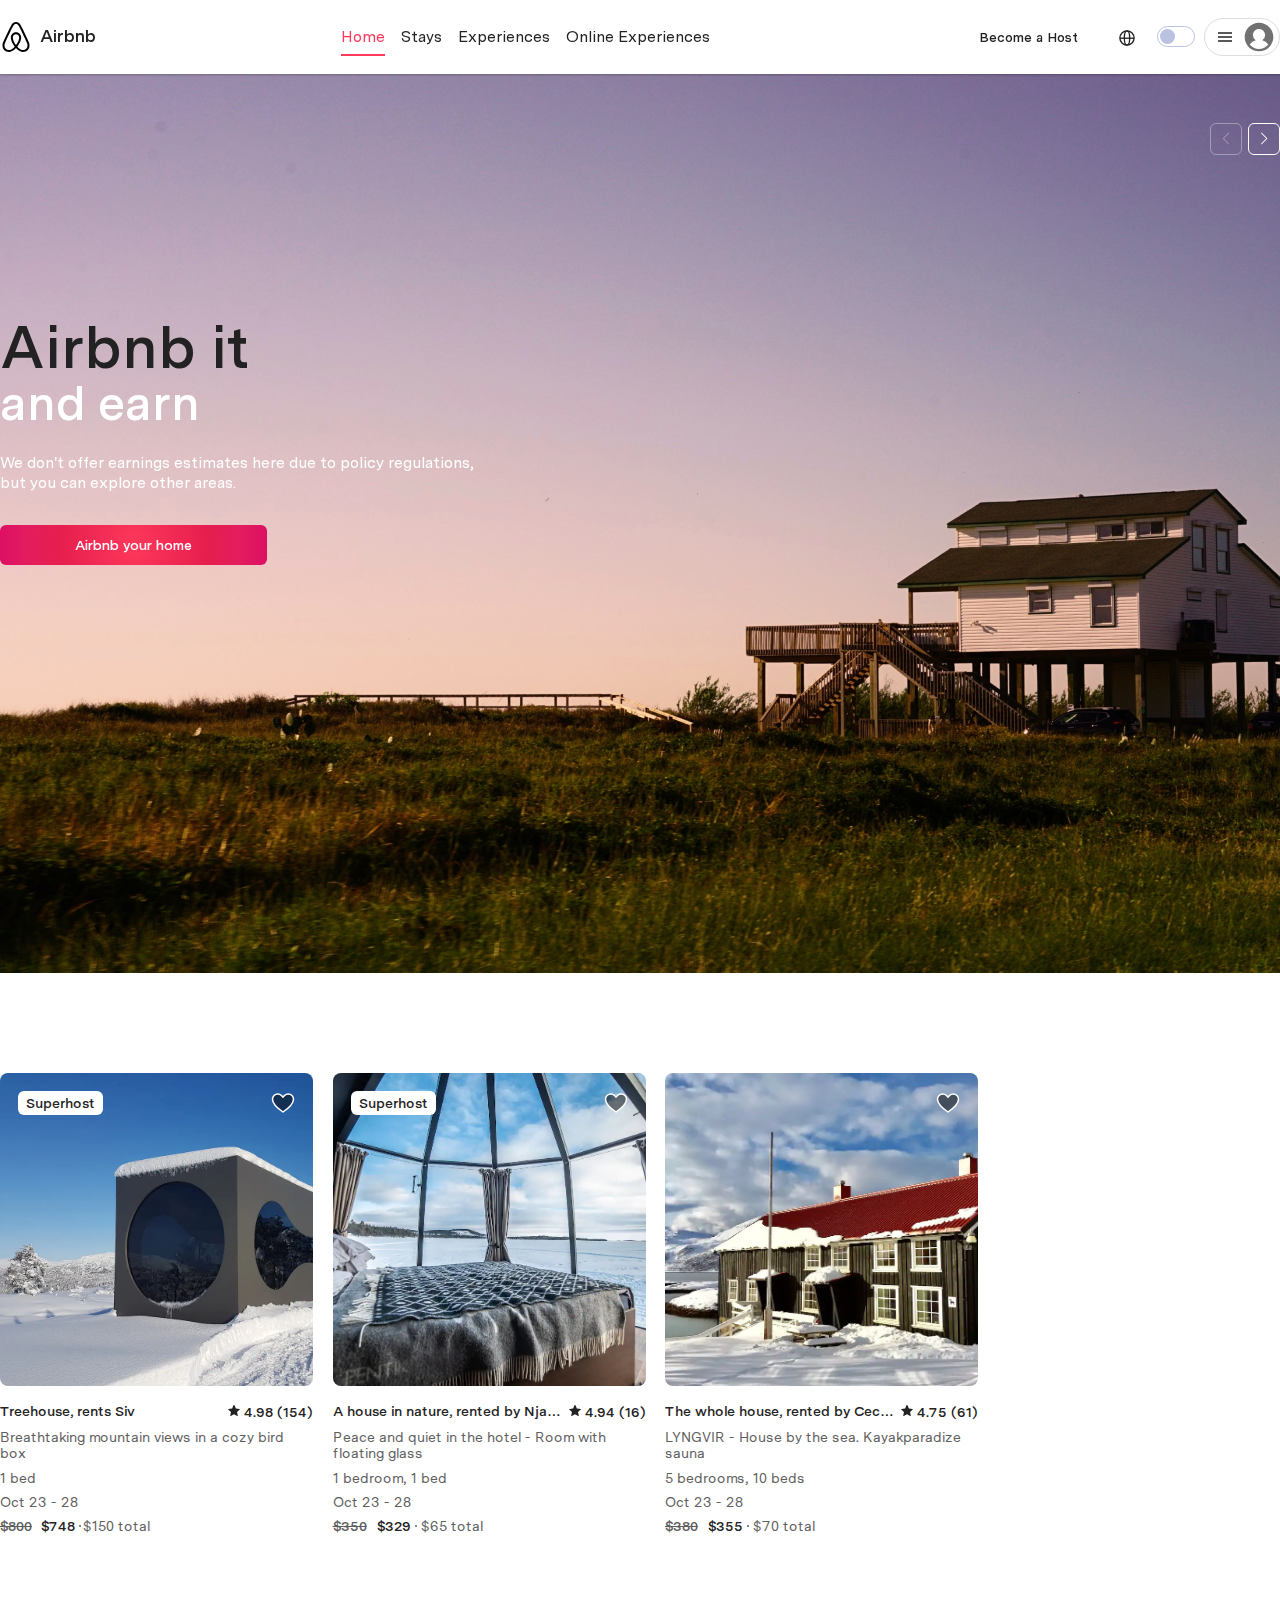
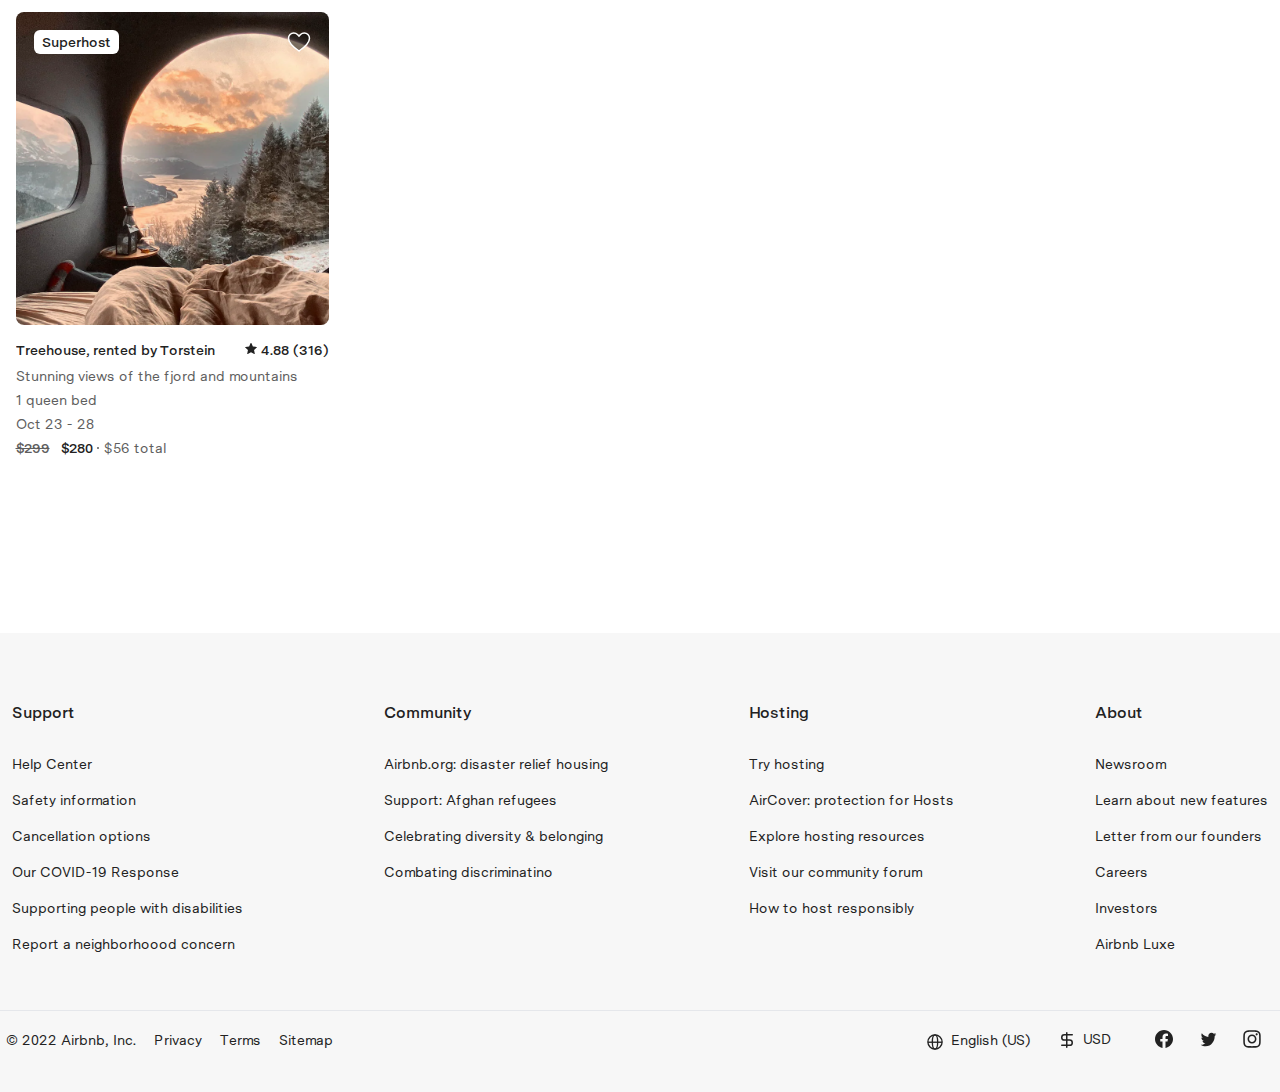
<file: index.html>
<!DOCTYPE html>
<html lang="en">

<head>
  <meta charset="UTF-8">
  <meta http-equiv="X-UA-Compatible" content="IE=edge">
  <meta name="viewport" content="width=device-width, initial-scale=1.0">
  <title>Document</title>
  <meta name="color-scheme" content="light dark">
  <meta name="theme-color" media="(prefers-color-scheme: light)">
  <meta name="theme-color" media="(prefers-color-scheme: dark)">

  <script type="module">
    // https://doka.guide/js/match-media/
    if (matchMedia('(prefers-color-scheme: dark)').media === 'not all') {
      document.documentElement.style.display = 'none';
      document.head.insertAdjacentHTML(
        'beforeend',
        '<link rel="stylesheet" href="styles/light.css" onload="document.documentElement.style.display=\'\'">'
      );
    }
  </script>

  <link rel="stylesheet" href="css/light.css" media="(prefers-color-scheme: light)">
  <link rel="stylesheet" href="css/dark.css" media="(prefers-color-scheme: dark)">
  <link rel="stylesheet" href="css/style.css">
</head>

<body>
  <header class="header">
    <div class="container">
      <div class="flex">
        <a href="#" class="header-logo">
          <svg viewBox="0 0 32 32" xmlns="http://www.w3.org/2000/svg"
            style="display:inline-block;vertical-align:middle;height:32px;width:32px;fill:var(--logo-fill)"
            aria-hidden="true" role="presentation" focusable="false">
            <path
              d="M16 1c2.008 0 3.463.963 4.751 3.269l.533 1.025c1.954 3.83 6.114 12.54 7.1 14.836l.145.353c.667 1.591.91 2.472.96 3.396l.01.415.001.228c0 4.062-2.877 6.478-6.357 6.478-2.224 0-4.556-1.258-6.709-3.386l-.257-.26-.172-.179h-.011l-.176.185c-2.044 2.1-4.267 3.42-6.414 3.615l-.28.019-.267.006C5.377 31 2.5 28.584 2.5 24.522l.005-.469c.026-.928.23-1.768.83-3.244l.216-.524c.966-2.298 6.083-12.989 7.707-16.034C12.537 1.963 13.992 1 16 1zm0 2c-1.239 0-2.053.539-2.987 2.21l-.523 1.008c-1.926 3.776-6.06 12.43-7.031 14.692l-.345.836c-.427 1.071-.573 1.655-.605 2.24l-.009.33v.206C4.5 27.395 6.411 29 8.857 29c1.773 0 3.87-1.236 5.831-3.354-2.295-2.938-3.855-6.45-3.855-8.91 0-2.913 1.933-5.386 5.178-5.42 3.223.034 5.156 2.507 5.156 5.42 0 2.456-1.555 5.96-3.855 8.907C19.277 27.766 21.37 29 23.142 29c2.447 0 4.358-1.605 4.358-4.478l-.004-.411c-.019-.672-.17-1.296-.714-2.62l-.248-.6c-1.065-2.478-5.993-12.768-7.538-15.664C18.053 3.539 17.24 3 16 3zm.01 10.316c-2.01.021-3.177 1.514-3.177 3.42 0 1.797 1.18 4.58 2.955 7.044l.21.287.174-.234c1.73-2.385 2.898-5.066 2.989-6.875l.006-.221c0-1.906-1.167-3.4-3.156-3.421h-.001z">
            </path>
          </svg>
          <span>Airbnb</span>
        </a>

        <nav class="header-nav">
          <a class="header-nav__link link-active" href="#">Home</a>
          <a class="header-nav__link" href="#">Stays</a>
          <a class="header-nav__link" href="#">Experiences</a>
          <a class="header-nav__link" href="#">Online Experiences</a>
        </nav>

        <div class="header-buttons">
          <button id="host" class="btn btn-ghost">Become a Host</button>

          <button class="btn btn-icon">
            <svg width="18" height="18" viewBox="0 0 18 18" fill="none" xmlns="http://www.w3.org/2000/svg">
              <circle cx="9" cy="9" r="8" stroke="#222222" stroke-width="1.5" />
              <ellipse cx="9" cy="9" rx="3" ry="8" stroke="#222222" stroke-width="1.5" />
              <line x1="1" y1="9.25" x2="17" y2="9.25" stroke="#222222" stroke-width="1.5" />
            </svg>
          </button>
        </div>

        <fieldset class="switcher">
          <input type="checkbox" class="switch">
          <label for="switch"></label>
        </fieldset>

        <button class="dropdown-button">
          <div class="icon">
            <svg viewBox="0 0 32 32" xmlns="http://www.w3.org/2000/svg" aria-hidden="true" role="presentation"
              focusable="false"
              style="display: block; fill: none; height: 16px; width: 16px; stroke: currentcolor; stroke-width: 3; overflow: visible;">
              <g fill="none" fill-rule="nonzero">
                <path d="m2 16h28"></path>
                <path d="m2 24h28"></path>
                <path d="m2 8h28"></path>
              </g>
            </svg>
          </div>

          <div class="avatar">
            <svg viewBox="0 0 32 32" xmlns="http://www.w3.org/2000/svg" aria-hidden="true" role="presentation"
              focusable="false" style="display: block; height: 100%; width: 100%; fill: currentcolor;">
              <path
                d="m16 .7c-8.437 0-15.3 6.863-15.3 15.3s6.863 15.3 15.3 15.3 15.3-6.863 15.3-15.3-6.863-15.3-15.3-15.3zm0 28c-4.021 0-7.605-1.884-9.933-4.81a12.425 12.425 0 0 1 6.451-4.4 6.507 6.507 0 0 1 -3.018-5.49c0-3.584 2.916-6.5 6.5-6.5s6.5 2.916 6.5 6.5a6.513 6.513 0 0 1 -3.019 5.491 12.42 12.42 0 0 1 6.452 4.4c-2.328 2.925-5.912 4.809-9.933 4.809z">
              </path>
            </svg>
            <!-- <img src="images/header/avatar.jpg" alt="avatar"> -->
          </div>

          <div class="dropdown-menu">
            <a href="#">
              <b>Log in</b>
            </a>
            <a href="#">Sign up</a>
            <a href="#">Airbnb your home</a>
            <a href="help.html">Help</a>
          </div>
        </button>
      </div>
    </div>
  </header>

  <!-- Модалка become a host -->
  <dialog class="modal" id="modal">
    <header class="modal-header">
      <button id="close-button" class="button close-button">
        <svg viewBox="0 0 32 32" xmlns="http://www.w3.org/2000/svg" aria-hidden="true" role="presentation"
          focusable="false"
          style="display: block; fill: none; height: 16px; width: 16px; stroke-width: 3; overflow: visible;">
          <path d="m6 6 20 20"></path>
          <path d="m26 6-20 20"></path>
        </svg>
      </button>
    </header>

    <section class="modal-body">
      <h2 class="modal-title">Questions about this home?</h2>
      <p class="modal-subtitle">We’re excited you’re here. A Villa Specialist from Luxury Retreats, an Airbnb <br>
        company, will be in touch to finalize the details.</p>

      <form action="#">
        <div class="inline">
          <label for="first-name">First name *</label>
          <input id="first-name" type="text" placeholder="First name">

          <label for="last-name">Last name *</label>
          <input id="last-name" type="text" placeholder="Last name">
        </div>

        <div class="inline ml-8">
          <label for="email">Email *</label>
          <input id="email" type="email" placeholder="Your email">

          <label for="tel">Telephone</label>
          <input id="tel" type="tel" placeholder="Telephone">
        </div>

        <label for="text-message">Your message</label>
        <textarea placeholder="For example: Is this home family friendly? What other homes should I consider?"
          name="text-message" id="" cols="30" rows="10"></textarea>

        <input id="c1" type="checkbox">
        <label for="c1">I'd like to receive marketing and policy communications from Luxury Retreats</label>

        <button class="btn btn-transparent" type="button">Send message</button>
      </form>
    </section>

    <footer class="modal-footer">
      <div>
        <span>Learn how we handle your details in our</span>
        <button type="button" class="btn btn-link">Privacy policy</button>
      </div>
    </footer>
  </dialog>

  <main>
    <section class="banner">
      <div class="container">
        <div class="swiper">
          <div class="swiper-wrapper">
            <!-- Slides -->
            <div class="swiper-slide">
              <div class="banner-description">
                <h2 class="banner-title">
                  Airbnb it<br>
                  <span>and earn<span>
                </h2>
                <p class="banner-subtitle">We don't offer earnings estimates here due to policy regulations, <br> but
                  you can
                  explore other areas.</p>
                <button class="btn btn-airbnb">Airbnb your home</button>
              </div>
            </div>
            <div class="swiper-slide">
              <div class="banner-description">
                <h2 class="banner-title">
                  Airbnb it 2<br>
                  <span>and earn<span>
                </h2>

                <p class="banner-subtitle">We don't offer earnings estimates here due to policy regulations, <br> but
                  you can
                  explore other areas.</p>

                <button class="btn btn-airbnb">Airbnb your home</button>
              </div>
            </div>

            <div class="swiper-slide">
              <div class="banner-description">
                <h2 class="banner-title">
                  Airbnb it 3<br>
                  <span>and earn<span>
                </h2>

                <p class="banner-subtitle">We don't offer earnings estimates here due to policy regulations, <br> but
                  you can
                  explore other areas.</p>

                <button class="btn btn-airbnb">Airbnb your home</button>
              </div>
            </div>

          </div>

          <div class="swiper-button-prev"></div>
          <div class="swiper-button-next"></div>
        </div>
      </div>
    </section>

    <!-- cards -->
    <section class="cards">
      <div class="container">
        <div class="flex-start">
          <div class="card-wrapper">
            <a class="card-link" href="details.html" target="_blank" rel="noopener noreferrer nofollow"></a>
            <div class="card">
              <div class="card-image">
                <img src="images/cards/card-image-1.webp" alt="cube">
                <svg class="card-heart" viewBox="0 0 32 32" xmlns="http://www.w3.org/2000/svg">
                  <path
                    d="m16 28c7-4.733 14-10 14-17 0-1.792-.683-3.583-2.05-4.95-1.367-1.366-3.158-2.05-4.95-2.05-1.791 0-3.583.684-4.949 2.05l-2.051 2.051-2.05-2.051c-1.367-1.366-3.158-2.05-4.95-2.05-1.791 0-3.583.684-4.949 2.05-1.367 1.367-2.051 3.158-2.051 4.95 0 7 7 12.267 14 17z">
                  </path>
                </svg>
                <div class="card-host">
                  Superhost
                </div>
              </div>

              <div class="card-text">
                <div class="flex">
                  <h3 class="card-text__title">Treehouse, rents Siv</h3>

                  <div class="card-text__rating">
                    <svg class="star" width="12" height="13" viewBox="0 0 12 13" fill="none"
                      xmlns="http://www.w3.org/2000/svg">
                      <g clip-path="url(#clip0_5_387)">
                        <path fill-rule="evenodd" clip-rule="evenodd"
                          d="M5.66024 1.09214L4.11374 4.42401L0.416242 4.90026C0.344975 4.90933 0.277811 4.93867 0.222742 4.98481C0.167672 5.03094 0.127013 5.09193 0.105603 5.16051C0.0841922 5.22908 0.0829308 5.30237 0.101969 5.37164C0.121007 5.44091 0.159542 5.50326 0.212992 5.55126L2.94787 8.01314L2.21099 11.7076C2.19681 11.7784 2.20337 11.8518 2.22989 11.919C2.25641 11.9862 2.30176 12.0443 2.36049 12.0863C2.41922 12.1283 2.48883 12.1525 2.56097 12.1559C2.6331 12.1593 2.70468 12.1418 2.76712 12.1055L5.99999 10.2316L9.23437 12.1055C9.29677 12.1416 9.36826 12.159 9.44028 12.1556C9.5123 12.1521 9.5818 12.128 9.64045 12.086C9.69909 12.0441 9.7444 11.9861 9.77095 11.9191C9.7975 11.852 9.80415 11.7787 9.79012 11.708L9.05324 8.01314L11.7881 5.55126C11.8414 5.50326 11.8799 5.44097 11.8989 5.37178C11.9178 5.3026 11.9166 5.22941 11.8952 5.16092C11.8739 5.09243 11.8333 5.0315 11.7784 4.98536C11.7234 4.93923 11.6564 4.90982 11.5852 4.90064L7.88774 4.42401L6.34012 1.09214C6.31001 1.0273 6.262 0.972414 6.20174 0.933955C6.14148 0.895495 6.07148 0.875061 5.99999 0.875061C5.9285 0.875061 5.85851 0.895495 5.79824 0.933955C5.73798 0.972414 5.68997 1.0273 5.65987 1.09214H5.66024Z"
                          fill="#222222" />
                      </g>
                      <defs>
                        <clipPath id="clip0_5_387">
                          <rect width="12" height="12" fill="white" transform="translate(0 0.5)" />
                        </clipPath>
                      </defs>
                    </svg>

                    <span>4.98 (154)</span>
                  </div>
                </div>

                <div class="card-text__descr text-secondary">Breathtaking mountain views in a cozy bird box</div>
                <div class="card-text__config text-secondary">1 bed</div>
                <div class="card-text__date text-secondary">Oct 23 - 28</div>
                <div class="card-text__price flex text-secondary">
                  <span class="price-prev">$800</span>
                  <span class="price-current">$748</span>
                  <span class="price-total">$150 total</span>
                </div>
              </div>
            </div>
            <!-- end .card  -->
          </div>

          <div class="card-wrapper ml-15">
            <a class="card-link" href="#" target="_blank" rel="noopener noreferrer nofollow"></a>
            <div class="card">
              <div class="card-image">
                <img src="images/cards/card-image-2.webp" alt="houseboat">
                <svg class="card-heart" viewBox="0 0 32 32" xmlns="http://www.w3.org/2000/svg">
                  <path
                    d="m16 28c7-4.733 14-10 14-17 0-1.792-.683-3.583-2.05-4.95-1.367-1.366-3.158-2.05-4.95-2.05-1.791 0-3.583.684-4.949 2.05l-2.051 2.051-2.05-2.051c-1.367-1.366-3.158-2.05-4.95-2.05-1.791 0-3.583.684-4.949 2.05-1.367 1.367-2.051 3.158-2.051 4.95 0 7 7 12.267 14 17z">
                  </path>
                </svg>
                <div class="card-host">
                  Superhost
                </div>
              </div>

              <div class="card-text">
                <div class="flex">
                  <h3 class="card-text__title">A house in nature, rented by Njannja</h3>

                  <div class="card-text__rating">
                    <svg class="star" width="12" height="13" viewBox="0 0 12 13" fill="none"
                      xmlns="http://www.w3.org/2000/svg">
                      <g clip-path="url(#clip0_5_387)">
                        <path fill-rule="evenodd" clip-rule="evenodd"
                          d="M5.66024 1.09214L4.11374 4.42401L0.416242 4.90026C0.344975 4.90933 0.277811 4.93867 0.222742 4.98481C0.167672 5.03094 0.127013 5.09193 0.105603 5.16051C0.0841922 5.22908 0.0829308 5.30237 0.101969 5.37164C0.121007 5.44091 0.159542 5.50326 0.212992 5.55126L2.94787 8.01314L2.21099 11.7076C2.19681 11.7784 2.20337 11.8518 2.22989 11.919C2.25641 11.9862 2.30176 12.0443 2.36049 12.0863C2.41922 12.1283 2.48883 12.1525 2.56097 12.1559C2.6331 12.1593 2.70468 12.1418 2.76712 12.1055L5.99999 10.2316L9.23437 12.1055C9.29677 12.1416 9.36826 12.159 9.44028 12.1556C9.5123 12.1521 9.5818 12.128 9.64045 12.086C9.69909 12.0441 9.7444 11.9861 9.77095 11.9191C9.7975 11.852 9.80415 11.7787 9.79012 11.708L9.05324 8.01314L11.7881 5.55126C11.8414 5.50326 11.8799 5.44097 11.8989 5.37178C11.9178 5.3026 11.9166 5.22941 11.8952 5.16092C11.8739 5.09243 11.8333 5.0315 11.7784 4.98536C11.7234 4.93923 11.6564 4.90982 11.5852 4.90064L7.88774 4.42401L6.34012 1.09214C6.31001 1.0273 6.262 0.972414 6.20174 0.933955C6.14148 0.895495 6.07148 0.875061 5.99999 0.875061C5.9285 0.875061 5.85851 0.895495 5.79824 0.933955C5.73798 0.972414 5.68997 1.0273 5.65987 1.09214H5.66024Z"
                          fill="#222222" />
                      </g>
                      <defs>
                        <clipPath id="clip0_5_387">
                          <rect width="12" height="12" fill="white" transform="translate(0 0.5)" />
                        </clipPath>
                      </defs>
                    </svg>

                    <span>4.94 (16)</span>
                  </div>
                </div>

                <div class="card-text__descr text-secondary">Peace and quiet in the hotel - Room with floating glass
                </div>
                <div class="card-text__config text-secondary">1 bedroom, 1 bed</div>
                <div class="card-text__date text-secondary">Oct 23 - 28</div>
                <div class="card-text__price flex text-secondary">
                  <span class="price-prev">$350</span>
                  <span class="price-current">$329</span>
                  <span class="price-total">$65 total</span>
                </div>
              </div>
            </div>
            <!-- end .card  -->
          </div>

          <div class="card-wrapper ml-15">
            <a class="card-link" href="#" target="_blank" rel="noopener noreferrer nofollow"></a>
            <div class="card">
              <div class="card-image">
                <img src="images/cards/card-image-3.webp" alt="riverhouse">
                <svg class="card-heart" viewBox="0 0 32 32" xmlns="http://www.w3.org/2000/svg">
                  <path
                    d="m16 28c7-4.733 14-10 14-17 0-1.792-.683-3.583-2.05-4.95-1.367-1.366-3.158-2.05-4.95-2.05-1.791 0-3.583.684-4.949 2.05l-2.051 2.051-2.05-2.051c-1.367-1.366-3.158-2.05-4.95-2.05-1.791 0-3.583.684-4.949 2.05-1.367 1.367-2.051 3.158-2.051 4.95 0 7 7 12.267 14 17z">
                  </path>
                </svg>
              </div>

              <div class="card-text">
                <div class="flex">
                  <h3 class="card-text__title">The whole house, rented by Cecilie</h3>

                  <div class="card-text__rating">
                    <svg class="star" width="12" height="13" viewBox="0 0 12 13" fill="none"
                      xmlns="http://www.w3.org/2000/svg">
                      <g clip-path="url(#clip0_5_387)">
                        <path fill-rule="evenodd" clip-rule="evenodd"
                          d="M5.66024 1.09214L4.11374 4.42401L0.416242 4.90026C0.344975 4.90933 0.277811 4.93867 0.222742 4.98481C0.167672 5.03094 0.127013 5.09193 0.105603 5.16051C0.0841922 5.22908 0.0829308 5.30237 0.101969 5.37164C0.121007 5.44091 0.159542 5.50326 0.212992 5.55126L2.94787 8.01314L2.21099 11.7076C2.19681 11.7784 2.20337 11.8518 2.22989 11.919C2.25641 11.9862 2.30176 12.0443 2.36049 12.0863C2.41922 12.1283 2.48883 12.1525 2.56097 12.1559C2.6331 12.1593 2.70468 12.1418 2.76712 12.1055L5.99999 10.2316L9.23437 12.1055C9.29677 12.1416 9.36826 12.159 9.44028 12.1556C9.5123 12.1521 9.5818 12.128 9.64045 12.086C9.69909 12.0441 9.7444 11.9861 9.77095 11.9191C9.7975 11.852 9.80415 11.7787 9.79012 11.708L9.05324 8.01314L11.7881 5.55126C11.8414 5.50326 11.8799 5.44097 11.8989 5.37178C11.9178 5.3026 11.9166 5.22941 11.8952 5.16092C11.8739 5.09243 11.8333 5.0315 11.7784 4.98536C11.7234 4.93923 11.6564 4.90982 11.5852 4.90064L7.88774 4.42401L6.34012 1.09214C6.31001 1.0273 6.262 0.972414 6.20174 0.933955C6.14148 0.895495 6.07148 0.875061 5.99999 0.875061C5.9285 0.875061 5.85851 0.895495 5.79824 0.933955C5.73798 0.972414 5.68997 1.0273 5.65987 1.09214H5.66024Z"
                          fill="#222222" />
                      </g>
                      <defs>
                        <clipPath id="clip0_5_387">
                          <rect width="12" height="12" fill="white" transform="translate(0 0.5)" />
                        </clipPath>
                      </defs>
                    </svg>

                    <span>4.75 (61)</span>
                  </div>
                </div>

                <div class="card-text__descr text-secondary">LYNGVIR - House by the sea. Kayakparadize sauna</div>
                <div class="card-text__config text-secondary">5 bedrooms, 10 beds</div>
                <div class="card-text__date text-secondary">Oct 23 - 28</div>
                <div class="card-text__price flex text-secondary">
                  <span class="price-prev">$380</span>
                  <span class="price-current">$355</span>
                  <span class="price-total">$70 total</span>
                </div>
              </div>
            </div>
            <!-- end .card  -->
          </div>

          <div class="card-wrapper ml-15">
            <a class="card-link" href="#" target="_blank" rel="noopener noreferrer nofollow"></a>
            <div class="card">
              <div class="card-image">
                <img src="images/cards/card-image-4.webp" alt="cube">
                <svg class="card-heart" viewBox="0 0 32 32" xmlns="http://www.w3.org/2000/svg">
                  <path
                    d="m16 28c7-4.733 14-10 14-17 0-1.792-.683-3.583-2.05-4.95-1.367-1.366-3.158-2.05-4.95-2.05-1.791 0-3.583.684-4.949 2.05l-2.051 2.051-2.05-2.051c-1.367-1.366-3.158-2.05-4.95-2.05-1.791 0-3.583.684-4.949 2.05-1.367 1.367-2.051 3.158-2.051 4.95 0 7 7 12.267 14 17z">
                  </path>
                </svg>
                <div class="card-host">
                  Superhost
                </div>
              </div>

              <div class="card-text">
                <div class="flex">
                  <h3 class="card-text__title">Treehouse, rented by Torstein</h3>

                  <div class="card-text__rating">
                    <svg class="star" width="12" height="13" viewBox="0 0 12 13" fill="none"
                      xmlns="http://www.w3.org/2000/svg">
                      <g clip-path="url(#clip0_5_387)">
                        <path fill-rule="evenodd" clip-rule="evenodd"
                          d="M5.66024 1.09214L4.11374 4.42401L0.416242 4.90026C0.344975 4.90933 0.277811 4.93867 0.222742 4.98481C0.167672 5.03094 0.127013 5.09193 0.105603 5.16051C0.0841922 5.22908 0.0829308 5.30237 0.101969 5.37164C0.121007 5.44091 0.159542 5.50326 0.212992 5.55126L2.94787 8.01314L2.21099 11.7076C2.19681 11.7784 2.20337 11.8518 2.22989 11.919C2.25641 11.9862 2.30176 12.0443 2.36049 12.0863C2.41922 12.1283 2.48883 12.1525 2.56097 12.1559C2.6331 12.1593 2.70468 12.1418 2.76712 12.1055L5.99999 10.2316L9.23437 12.1055C9.29677 12.1416 9.36826 12.159 9.44028 12.1556C9.5123 12.1521 9.5818 12.128 9.64045 12.086C9.69909 12.0441 9.7444 11.9861 9.77095 11.9191C9.7975 11.852 9.80415 11.7787 9.79012 11.708L9.05324 8.01314L11.7881 5.55126C11.8414 5.50326 11.8799 5.44097 11.8989 5.37178C11.9178 5.3026 11.9166 5.22941 11.8952 5.16092C11.8739 5.09243 11.8333 5.0315 11.7784 4.98536C11.7234 4.93923 11.6564 4.90982 11.5852 4.90064L7.88774 4.42401L6.34012 1.09214C6.31001 1.0273 6.262 0.972414 6.20174 0.933955C6.14148 0.895495 6.07148 0.875061 5.99999 0.875061C5.9285 0.875061 5.85851 0.895495 5.79824 0.933955C5.73798 0.972414 5.68997 1.0273 5.65987 1.09214H5.66024Z"
                          fill="#222222" />
                      </g>
                      <defs>
                        <clipPath id="clip0_5_387">
                          <rect width="12" height="12" fill="white" transform="translate(0 0.5)" />
                        </clipPath>
                      </defs>
                    </svg>

                    <span>4.88 (316)</span>
                  </div>
                </div>

                <div class="card-text__descr text-secondary">Stunning views of the fjord and mountains</div>
                <div class="card-text__config text-secondary">1 queen bed</div>
                <div class="card-text__date text-secondary">Oct 23 - 28</div>
                <div class="card-text__price flex text-secondary">
                  <span class="price-prev">$299</span>
                  <span class="price-current">$280</span>
                  <span class="price-total">$56 total</span>
                </div>
              </div>
            </div>
            <!-- end .card  -->
          </div>
        </div>
      </div>
      <!-- /.container -->
    </section>

  </main>

  <footer class="footer">
    <div class="container">
      <div class="footer-top">
        <nav class="footer-top__nav">
          <h3 class="footer-title">Support</h3>
          <a class="footer-subtitle" href="#">Help Center</a>
          <a class="footer-subtitle" href="#">Safety information</a>
          <a class="footer-subtitle" href="#">Cancellation options</a>
          <a class="footer-subtitle" href="#">Our COVID-19 Response</a>
          <a class="footer-subtitle" href="#">Supporting people with disabilities</a>
          <a class="footer-subtitle" href="#">Report a neighborhoood concern</a>
        </nav>

        <nav class="footer-top__nav">
          <h3 class="footer-title">Community</h3>
          <a class="footer-subtitle" href="#">Airbnb.org: disaster relief housing</a>
          <a class="footer-subtitle" href="#">Support: Afghan refugees</a>
          <a class="footer-subtitle" href="#">Celebrating diversity & belonging</a>
          <a class="footer-subtitle" href="#">Combating discriminatino</a>
        </nav>

        <nav class="footer-top__nav">
          <h3 class="footer-title">Hosting</h3>
          <a class="footer-subtitle" href="#">Try hosting</a>
          <a class="footer-subtitle" href="#">AirCover: protection for Hosts</a>
          <a class="footer-subtitle" href="#">Explore hosting resources</a>
          <a class="footer-subtitle" href="#">Visit our community forum</a>
          <a class="footer-subtitle" href="#">How to host responsibly</a>
        </nav>

        <nav class="footer-top__nav">
          <h3 class="footer-title">About</h3>
          <a class="footer-subtitle" href="#">Newsroom</a>
          <a class="footer-subtitle" href="#">Learn about new features</a>
          <a class="footer-subtitle" href="#">Letter from our founders</a>
          <a class="footer-subtitle" href="#">Careers</a>
          <a class="footer-subtitle" href="#">Investors</a>
          <a class="footer-subtitle" href="#">Airbnb Luxe</a>
        </nav>
      </div>

      <div class="footer-bottom">
        <nav class="footer-bottom__row">
          <a class="footer-nav__link" href="#">© 2022 Airbnb, Inc.</a>
          <a class="footer-nav__link ml-8" href="#">Privacy</a>
          <a class="footer-nav__link ml-8" href="#">Terms</a>
          <a class="footer-nav__link ml-8" href="#">Sitemap</a>
        </nav>

        <div class="footer-buttons">

          <button class="btn btn-icon btn-language">
              <svg width="18" height="18" viewBox="0 0 18 18" fill="none" xmlns="http://www.w3.org/2000/svg">
                <circle cx="9" cy="9" r="8" stroke="#222222" stroke-width="1.5" />
                <ellipse cx="9" cy="9" rx="3" ry="8" stroke="#222222" stroke-width="1.5" />
                <line x1="1" y1="9.25" x2="17" y2="9.25" stroke="#222222" stroke-width="1.5" />
              </svg>
            <span class="language">English (US)</span>
          </button>

          <button class="btn btn-icon btn-money">
              <svg width="34" height="34" viewBox="0 0 24 24" fill="none" xmlns="http://www.w3.org/2000/svg">
                <path
                  d="M17.25 6.75H9.375C7.92525 6.75 6.75 7.92525 6.75 9.375C6.75 10.8247 7.92525 12 9.375 12H14.625C16.0747 12 17.25 13.1753 17.25 14.625C17.25 16.0747 16.0747 17.25 14.625 17.25H6.75"
                  stroke="#4B5563" stroke-width="1.5" stroke-linecap="round" stroke-linejoin="round" />
                <path d="M11.75 19.25V4.75" stroke="#4B5563" stroke-width="1.5" stroke-linecap="round"
                  stroke-linejoin="round" />
              </svg>
            <span class="usd">USD</span>
          </button>

          <a class="facebook" href="#" target="_blank">
            <svg width="24" height="24" viewBox="0 0 24 24" fill="none" xmlns="http://www.w3.org/2000/svg">
              <path fill-rule="evenodd" clip-rule="evenodd"
                d="M3 12C3 16.45 6.25 20.15 10.5 20.9L10.5502 20.8599C10.5334 20.8566 10.5167 20.8533 10.5 20.85V14.5H8.25V12H10.5V10C10.5 7.75 11.95 6.5 14 6.5C14.65 6.5 15.35 6.6 16 6.7V9H14.85C13.75 9 13.5 9.55 13.5 10.25V12H15.9L15.5 14.5H13.5V20.85C13.4833 20.8533 13.4666 20.8566 13.4498 20.8599L13.5 20.9C17.75 20.15 21 16.45 21 12C21 7.05 16.95 3 12 3C7.05 3 3 7.05 3 12Z"
                fill="#4B5563" />
            </svg>
          </a>

          <a class="twitter" href="#" target="_blank">
            <svg width="24" height="24" viewBox="0 0 24 24" fill="none" xmlns="http://www.w3.org/2000/svg">
              <path fill-rule="evenodd" clip-rule="evenodd"
                d="M18.6615 9.07607C18.6673 9.22598 18.6692 9.37582 18.6692 9.52572C18.6692 14.0705 15.4722 19.3171 9.62599 19.3171C7.83014 19.3171 6.16025 18.7447 4.75328 17.7704C5.00199 17.7976 5.25457 17.8181 5.51103 17.8181C7.00004 17.8181 8.37148 17.2661 9.45933 16.3394C8.06851 16.319 6.8941 15.3174 6.48907 13.9546C6.68351 13.9955 6.88375 14.016 7.08853 14.016C7.37729 14.016 7.65765 13.9752 7.92638 13.8934C6.47096 13.58 5.37473 12.19 5.37473 10.5207C5.37473 10.5002 5.37473 10.4934 5.37473 10.4797C5.80367 10.7318 6.29461 10.8885 6.81593 10.9089C5.96193 10.2889 5.40055 9.23278 5.40055 8.04038C5.40055 7.41352 5.55688 6.8207 5.83207 6.30967C7.39925 8.39466 9.74228 9.76424 12.3837 9.90733C12.3295 9.65522 12.3017 9.38955 12.3017 9.12382C12.3017 7.22279 13.7248 5.68286 15.4806 5.68286C16.3947 5.68286 17.2203 6.09856 17.7997 6.7663C18.5252 6.6164 19.2047 6.33024 19.8197 5.93505C19.5814 6.73907 19.0781 7.41348 18.4205 7.83593C19.0639 7.75417 19.6776 7.57034 20.2467 7.29779C19.8197 7.98597 19.2823 8.5923 18.6615 9.07607Z"
                fill="#4B5563" />
            </svg>
          </a>

          <a class="instagram" href="#" target="_blank">
            <svg width="24" height="24" viewBox="0 0 24 24" fill="none" xmlns="http://www.w3.org/2000/svg">
              <path
                d="M12.0004 3.27271C9.63025 3.27271 9.33281 3.28307 8.40193 3.32543C7.47287 3.36798 6.8387 3.51507 6.28381 3.73089C5.70983 3.9538 5.22293 4.25198 4.73786 4.73725C4.25242 5.22234 3.95424 5.70925 3.73061 6.28307C3.51426 6.83816 3.36699 7.47252 3.32517 8.40125C3.28354 9.33216 3.27263 9.6298 3.27263 12C3.27263 14.3702 3.28317 14.6667 3.32535 15.5976C3.36808 16.5267 3.51517 17.1609 3.7308 17.7158C3.95388 18.2898 4.25205 18.7767 4.73731 19.2618C5.22221 19.7472 5.7091 20.0462 6.28272 20.2691C6.83798 20.4849 7.47232 20.632 8.4012 20.6745C9.33208 20.7169 9.62935 20.7272 11.9993 20.7272C14.3696 20.7272 14.6661 20.7169 15.597 20.6745C16.526 20.632 17.1609 20.4849 17.7162 20.2691C18.29 20.0462 18.7762 19.7472 19.2611 19.2618C19.7465 18.7767 20.0447 18.2898 20.2683 17.716C20.4828 17.1609 20.6301 16.5265 20.6737 15.5978C20.7156 14.6669 20.7265 14.3702 20.7265 12C20.7265 9.6298 20.7156 9.33234 20.6737 8.40143C20.6301 7.47234 20.4828 6.83816 20.2683 6.28325C20.0447 5.70925 19.7465 5.22234 19.2611 4.73725C18.7756 4.2518 18.2902 3.95361 17.7156 3.73089C17.1593 3.51507 16.5248 3.36798 15.5957 3.32543C14.6648 3.28307 14.3685 3.27271 11.9976 3.27271H12.0004ZM11.2175 4.84543C11.4498 4.84507 11.7091 4.84543 12.0004 4.84543C14.3305 4.84543 14.6066 4.8538 15.5268 4.89561C16.3777 4.93452 16.8395 5.07671 17.1471 5.19616C17.5544 5.35434 17.8447 5.54343 18.15 5.84889C18.4554 6.15434 18.6445 6.44525 18.8031 6.85252C18.9225 7.1598 19.0649 7.62161 19.1036 8.47252C19.1454 9.39252 19.1545 9.66889 19.1545 11.998C19.1545 14.3271 19.1454 14.6034 19.1036 15.5234C19.0647 16.3743 18.9225 16.8362 18.8031 17.1434C18.6449 17.5507 18.4554 17.8407 18.15 18.146C17.8446 18.4514 17.5546 18.6405 17.1471 18.7987C16.8399 18.9187 16.3777 19.0605 15.5268 19.0994C14.6068 19.1412 14.3305 19.1503 12.0004 19.1503C9.67007 19.1503 9.3939 19.1412 8.47393 19.0994C7.62304 19.0602 7.16124 18.918 6.85343 18.7985C6.44617 18.6403 6.15527 18.4513 5.84982 18.1458C5.54438 17.8403 5.35529 17.5502 5.19675 17.1427C5.0773 16.8354 4.93494 16.3736 4.89622 15.5227C4.8544 14.6027 4.84604 14.3263 4.84604 11.9958C4.84604 9.66525 4.8544 9.39034 4.89622 8.47034C4.93512 7.61943 5.0773 7.15761 5.19675 6.84998C5.35493 6.4427 5.54438 6.1518 5.84982 5.84634C6.15527 5.54089 6.44617 5.3518 6.85343 5.19325C7.16106 5.07325 7.62304 4.93143 8.47393 4.89234C9.27899 4.85598 9.59098 4.84507 11.2175 4.84325V4.84543ZM16.6588 6.29452C16.0806 6.29452 15.6115 6.76307 15.6115 7.34143C15.6115 7.91961 16.0806 8.3887 16.6588 8.3887C17.2369 8.3887 17.706 7.91961 17.706 7.34143C17.706 6.76325 17.2369 6.29416 16.6588 6.29416V6.29452ZM12.0004 7.51816C9.52535 7.51816 7.51868 9.52489 7.51868 12C7.51868 14.4751 9.52535 16.4809 12.0004 16.4809C14.4754 16.4809 16.4813 14.4751 16.4813 12C16.4813 9.52489 14.4752 7.51816 12.0002 7.51816H12.0004ZM12.0004 9.09089C13.6069 9.09089 14.9094 10.3932 14.9094 12C14.9094 13.6065 13.6069 14.9091 12.0004 14.9091C10.3937 14.9091 9.09136 13.6065 9.09136 12C9.09136 10.3932 10.3937 9.09089 12.0004 9.09089Z"
                fill="#4B5563" />
            </svg>
          </a>

          </button>
        </div>
      </div>

    </div>
  </footer>


  <script src="lib/swiper.js"></script>
  <script src="js/theme-switcher.js"></script>
  <script src="js/index.js"></script>
</body>

</html>
</file>
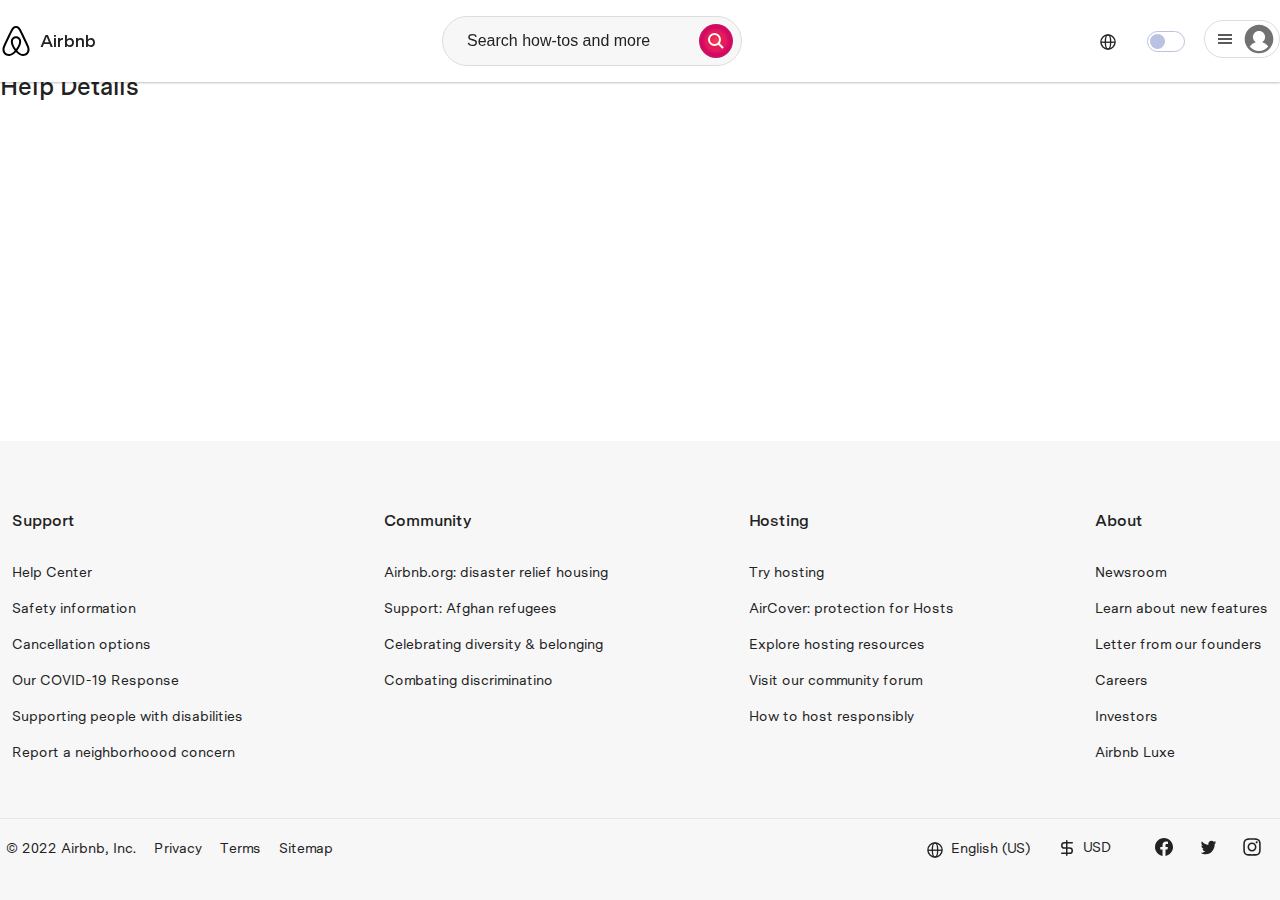
<file: help-details.html>
<!DOCTYPE html>
<html lang="en">

<head>
  <meta charset="UTF-8">
  <meta http-equiv="X-UA-Compatible" content="IE=edge">
  <meta name="viewport" content="width=device-width, initial-scale=1.0">
  <title>Help-details page</title>
  <meta name="color-scheme" content="light dark">
  <meta name="theme-color" media="(prefers-color-scheme: light)">
  <meta name="theme-color" media="(prefers-color-scheme: dark)">

  <script type="module">
    // https://doka.guide/js/match-media/
    if (matchMedia('(prefers-color-scheme: dark)').media === 'not all') {
      document.documentElement.style.display = 'none';
      document.head.insertAdjacentHTML(
        'beforeend',
        '<link rel="stylesheet" href="styles/light.css" onload="document.documentElement.style.display=\'\'">'
      );
    }
  </script>

  <link rel="stylesheet" href="css/light.css" media="(prefers-color-scheme: light)">
  <link rel="stylesheet" href="css/dark.css" media="(prefers-color-scheme: dark)">
  <link rel="stylesheet" href="css/style.css">
</head>

<body>
  <header class="header">
    <div class="container">
      <div class="flex">
        <a href="index.html" class="header-logo">
          <svg viewBox="0 0 32 32" xmlns="http://www.w3.org/2000/svg"
            style="display:inline-block;vertical-align:middle;height:32px;width:32px;fill:var(--logo-fill)"
            aria-hidden="true" role="presentation" focusable="false">
            <path
              d="M16 1c2.008 0 3.463.963 4.751 3.269l.533 1.025c1.954 3.83 6.114 12.54 7.1 14.836l.145.353c.667 1.591.91 2.472.96 3.396l.01.415.001.228c0 4.062-2.877 6.478-6.357 6.478-2.224 0-4.556-1.258-6.709-3.386l-.257-.26-.172-.179h-.011l-.176.185c-2.044 2.1-4.267 3.42-6.414 3.615l-.28.019-.267.006C5.377 31 2.5 28.584 2.5 24.522l.005-.469c.026-.928.23-1.768.83-3.244l.216-.524c.966-2.298 6.083-12.989 7.707-16.034C12.537 1.963 13.992 1 16 1zm0 2c-1.239 0-2.053.539-2.987 2.21l-.523 1.008c-1.926 3.776-6.06 12.43-7.031 14.692l-.345.836c-.427 1.071-.573 1.655-.605 2.24l-.009.33v.206C4.5 27.395 6.411 29 8.857 29c1.773 0 3.87-1.236 5.831-3.354-2.295-2.938-3.855-6.45-3.855-8.91 0-2.913 1.933-5.386 5.178-5.42 3.223.034 5.156 2.507 5.156 5.42 0 2.456-1.555 5.96-3.855 8.907C19.277 27.766 21.37 29 23.142 29c2.447 0 4.358-1.605 4.358-4.478l-.004-.411c-.019-.672-.17-1.296-.714-2.62l-.248-.6c-1.065-2.478-5.993-12.768-7.538-15.664C18.053 3.539 17.24 3 16 3zm.01 10.316c-2.01.021-3.177 1.514-3.177 3.42 0 1.797 1.18 4.58 2.955 7.044l.21.287.174-.234c1.73-2.385 2.898-5.066 2.989-6.875l.006-.221c0-1.906-1.167-3.4-3.156-3.421h-.001z">
            </path>
          </svg>
          <span>Airbnb</span>
        </a>

        <div class="help-search__wrapper">
          <form class="help-search" action="#" role="search">
            <input class="input-search" type="search" placeholder="Search how-tos and more">

            <button class="btn btn-search">
              <svg xmlns="http://www.w3.org/2000/svg" viewBox="0 0 32 32" aria-hidden="true" role="presentation"
                focusable="false"
                style="display: block; fill: none; height: 16px; width: 16px; stroke: #fff; stroke-width: 4; overflow: visible;">
                <path fill="none" d="M13 24a11 11 0 1 0 0-22 11 11 0 0 0 0 22zm8-3 9 9"></path>
              </svg>
            </button>

            <div class="search-menu">
              <div class="search-menu__article">
                <h3>Top articles</h3>
              </div>

              <div class="search-menu__article search-menu__items">
                <div class="block-image">
                  <svg xmlns="http://www.w3.org/2000/svg" viewBox="0 0 32 32" aria-hidden="true" role="presentation"
                    focusable="false" style="display: block; height: 24px; width: 24px; fill: currentcolor;">
                    <path
                      d="M25 3a2 2 0 0 1 2 1.85V7h2a2 2 0 0 1 2 1.85V26a3 3 0 0 1-3 3H4a3 3 0 0 1-3-2.82V5a2 2 0 0 1 1.85-2H3zm4 6h-2v17a1 1 0 0 0 2 .12V26zm-4-4H3v21a1 1 0 0 0 .88 1H25zM13 21v2H7v-2zm8 0v2h-6v-2zm-8-4v2H7v-2zm8 0v2h-6v-2zm0-8v6H7V9zm-2 2H9v2h10z">
                    </path>
                  </svg>
                </div>
                <div class="block-description">
                  <p>Canceling your reservation for a stay</p>
                </div>
              </div>

              <div class="search-menu__article search-menu__items">
                <div class="block-image">
                  <svg xmlns="http://www.w3.org/2000/svg" viewBox="0 0 32 32" aria-hidden="true" role="presentation"
                    focusable="false" style="display: block; height: 24px; width: 24px; fill: currentcolor;">
                    <path
                      d="M25 3a2 2 0 0 1 2 1.85V7h2a2 2 0 0 1 2 1.85V26a3 3 0 0 1-3 3H4a3 3 0 0 1-3-2.82V5a2 2 0 0 1 1.85-2H3zm4 6h-2v17a1 1 0 0 0 2 .12V26zm-4-4H3v21a1 1 0 0 0 .88 1H25zM13 21v2H7v-2zm8 0v2h-6v-2zm-8-4v2H7v-2zm8 0v2h-6v-2zm0-8v6H7V9zm-2 2H9v2h10z">
                    </path>
                  </svg>
                </div>
                <div class="block-description">
                  <p>Change the date or time of your Experience reservation</p>
                </div>
              </div>

              <div class="search-menu__article search-menu__items">
                <div class="block-image">
                  <svg xmlns="http://www.w3.org/2000/svg" viewBox="0 0 32 32" aria-hidden="true" role="presentation"
                    focusable="false" style="display: block; height: 24px; width: 24px; fill: currentcolor;">
                    <path
                      d="M25 3a2 2 0 0 1 2 1.85V7h2a2 2 0 0 1 2 1.85V26a3 3 0 0 1-3 3H4a3 3 0 0 1-3-2.82V5a2 2 0 0 1 1.85-2H3zm4 6h-2v17a1 1 0 0 0 2 .12V26zm-4-4H3v21a1 1 0 0 0 .88 1H25zM13 21v2H7v-2zm8 0v2h-6v-2zm-8-4v2H7v-2zm8 0v2h-6v-2zm0-8v6H7V9zm-2 2H9v2h10z">
                    </path>
                  </svg>
                </div>
                <div class="block-description">
                  <p>If your Host cancels your reservation</p>
                </div>
              </div>
            </div>
          </form>
        </div>


        <div class="header-buttons">
          <button class="btn btn-icon">
            <svg viewBox="0 0 18 18" fill="none" xmlns="http://www.w3.org/2000/svg">
              <circle cx="9" cy="9" r="8" stroke="#222" stroke-width="1.5" />
              <ellipse cx="9" cy="9" rx="3" ry="8" stroke="#222" stroke-width="1.5" />
              <line x1="1" y1="9.25" x2="17" y2="9.25" stroke="#222" stroke-width="1.5" />
            </svg>
          </button>

          <fieldset class="switcher">
            <input type="checkbox" class="switch">
            <label for="s2"></label>
          </fieldset>


          <button class="dropdown-button">
            <div class="icon">
              <svg viewBox="0 0 32 32" xmlns="http://www.w3.org/2000/svg" aria-hidden="true" role="presentation"
                focusable="false"
                style="display: block; fill: none; height: 16px; width: 16px; stroke: currentcolor; stroke-width: 3; overflow: visible;">
                <g fill="none" fill-rule="nonzero">
                  <path d="m2 16h28"></path>
                  <path d="m2 24h28"></path>
                  <path d="m2 8h28"></path>
                </g>
              </svg>
            </div>

            <div class="avatar">
              <svg viewBox="0 0 32 32" xmlns="http://www.w3.org/2000/svg" aria-hidden="true" role="presentation"
                focusable="false" style="display: block; height: 100%; width: 100%; fill: currentcolor;">
                <path
                  d="m16 .7c-8.437 0-15.3 6.863-15.3 15.3s6.863 15.3 15.3 15.3 15.3-6.863 15.3-15.3-6.863-15.3-15.3-15.3zm0 28c-4.021 0-7.605-1.884-9.933-4.81a12.425 12.425 0 0 1 6.451-4.4 6.507 6.507 0 0 1 -3.018-5.49c0-3.584 2.916-6.5 6.5-6.5s6.5 2.916 6.5 6.5a6.513 6.513 0 0 1 -3.019 5.491 12.42 12.42 0 0 1 6.452 4.4c-2.328 2.925-5.912 4.809-9.933 4.809z">
                </path>
              </svg>
              <!-- <img src="images/header/avatar.jpg" alt="avatar"> -->
            </div>

            <div class="dropdown-menu">
              <a href="#">
                <b>Log in</b>
              </a>
              <a href="#">Sign up</a>
              <a href="#">Airbnb your home</a>
              <a href="help.html">Help</a>
            </div>
          </button>
        </div>


      </div>
    </div>
  </header>

  <main>
    <section>
      <h2>Help Details</h2>
    </section>
  </main>

  <footer class="footer">
    <div class="container">
      <div class="footer-top">
        <nav class="footer-top__nav">
          <h3 class="footer-title">Support</h3>
          <a class="footer-subtitle" href="#">Help Center</a>
          <a class="footer-subtitle" href="#">Safety information</a>
          <a class="footer-subtitle" href="#">Cancellation options</a>
          <a class="footer-subtitle" href="#">Our COVID-19 Response</a>
          <a class="footer-subtitle" href="#">Supporting people with disabilities</a>
          <a class="footer-subtitle" href="#">Report a neighborhoood concern</a>
        </nav>

        <nav class="footer-top__nav">
          <h3 class="footer-title">Community</h3>
          <a class="footer-subtitle" href="#">Airbnb.org: disaster relief housing</a>
          <a class="footer-subtitle" href="#">Support: Afghan refugees</a>
          <a class="footer-subtitle" href="#">Celebrating diversity & belonging</a>
          <a class="footer-subtitle" href="#">Combating discriminatino</a>
        </nav>

        <nav class="footer-top__nav">
          <h3 class="footer-title">Hosting</h3>
          <a class="footer-subtitle" href="#">Try hosting</a>
          <a class="footer-subtitle" href="#">AirCover: protection for Hosts</a>
          <a class="footer-subtitle" href="#">Explore hosting resources</a>
          <a class="footer-subtitle" href="#">Visit our community forum</a>
          <a class="footer-subtitle" href="#">How to host responsibly</a>
        </nav>

        <nav class="footer-top__nav">
          <h3 class="footer-title">About</h3>
          <a class="footer-subtitle" href="#">Newsroom</a>
          <a class="footer-subtitle" href="#">Learn about new features</a>
          <a class="footer-subtitle" href="#">Letter from our founders</a>
          <a class="footer-subtitle" href="#">Careers</a>
          <a class="footer-subtitle" href="#">Investors</a>
          <a class="footer-subtitle" href="#">Airbnb Luxe</a>
        </nav>
      </div>

      <div class="footer-bottom">
        <nav class="footer-bottom__row">
          <a class="footer-nav__link" href="#">© 2022 Airbnb, Inc.</a>
          <a class="footer-nav__link ml-8" href="#">Privacy</a>
          <a class="footer-nav__link ml-8" href="#">Terms</a>
          <a class="footer-nav__link ml-8" href="#">Sitemap</a>
        </nav>

        <div class="footer-buttons">

          <button class="btn btn-icon btn-language">
              <svg width="18" height="18" viewBox="0 0 18 18" fill="none" xmlns="http://www.w3.org/2000/svg">
                <circle cx="9" cy="9" r="8" stroke="#222222" stroke-width="1.5" />
                <ellipse cx="9" cy="9" rx="3" ry="8" stroke="#222222" stroke-width="1.5" />
                <line x1="1" y1="9.25" x2="17" y2="9.25" stroke="#222222" stroke-width="1.5" />
              </svg>
            <span class="language">English (US)</span>
          </button>

          <button class="btn btn-icon btn-money">
              <svg width="34" height="34" viewBox="0 0 24 24" fill="none" xmlns="http://www.w3.org/2000/svg">
                <path
                  d="M17.25 6.75H9.375C7.92525 6.75 6.75 7.92525 6.75 9.375C6.75 10.8247 7.92525 12 9.375 12H14.625C16.0747 12 17.25 13.1753 17.25 14.625C17.25 16.0747 16.0747 17.25 14.625 17.25H6.75"
                  stroke="#4B5563" stroke-width="1.5" stroke-linecap="round" stroke-linejoin="round" />
                <path d="M11.75 19.25V4.75" stroke="#4B5563" stroke-width="1.5" stroke-linecap="round"
                  stroke-linejoin="round" />
              </svg>
            <span class="usd">USD</span>
          </button>

          <a class="facebook" href="#" target="_blank">
            <svg width="24" height="24" viewBox="0 0 24 24" fill="none" xmlns="http://www.w3.org/2000/svg">
              <path fill-rule="evenodd" clip-rule="evenodd"
                d="M3 12C3 16.45 6.25 20.15 10.5 20.9L10.5502 20.8599C10.5334 20.8566 10.5167 20.8533 10.5 20.85V14.5H8.25V12H10.5V10C10.5 7.75 11.95 6.5 14 6.5C14.65 6.5 15.35 6.6 16 6.7V9H14.85C13.75 9 13.5 9.55 13.5 10.25V12H15.9L15.5 14.5H13.5V20.85C13.4833 20.8533 13.4666 20.8566 13.4498 20.8599L13.5 20.9C17.75 20.15 21 16.45 21 12C21 7.05 16.95 3 12 3C7.05 3 3 7.05 3 12Z"
                fill="#4B5563" />
            </svg>
          </a>

          <a class="twitter" href="#" target="_blank">
            <svg width="24" height="24" viewBox="0 0 24 24" fill="none" xmlns="http://www.w3.org/2000/svg">
              <path fill-rule="evenodd" clip-rule="evenodd"
                d="M18.6615 9.07607C18.6673 9.22598 18.6692 9.37582 18.6692 9.52572C18.6692 14.0705 15.4722 19.3171 9.62599 19.3171C7.83014 19.3171 6.16025 18.7447 4.75328 17.7704C5.00199 17.7976 5.25457 17.8181 5.51103 17.8181C7.00004 17.8181 8.37148 17.2661 9.45933 16.3394C8.06851 16.319 6.8941 15.3174 6.48907 13.9546C6.68351 13.9955 6.88375 14.016 7.08853 14.016C7.37729 14.016 7.65765 13.9752 7.92638 13.8934C6.47096 13.58 5.37473 12.19 5.37473 10.5207C5.37473 10.5002 5.37473 10.4934 5.37473 10.4797C5.80367 10.7318 6.29461 10.8885 6.81593 10.9089C5.96193 10.2889 5.40055 9.23278 5.40055 8.04038C5.40055 7.41352 5.55688 6.8207 5.83207 6.30967C7.39925 8.39466 9.74228 9.76424 12.3837 9.90733C12.3295 9.65522 12.3017 9.38955 12.3017 9.12382C12.3017 7.22279 13.7248 5.68286 15.4806 5.68286C16.3947 5.68286 17.2203 6.09856 17.7997 6.7663C18.5252 6.6164 19.2047 6.33024 19.8197 5.93505C19.5814 6.73907 19.0781 7.41348 18.4205 7.83593C19.0639 7.75417 19.6776 7.57034 20.2467 7.29779C19.8197 7.98597 19.2823 8.5923 18.6615 9.07607Z"
                fill="#4B5563" />
            </svg>
          </a>

          <a class="instagram" href="#" target="_blank">
            <svg width="24" height="24" viewBox="0 0 24 24" fill="none" xmlns="http://www.w3.org/2000/svg">
              <path
                d="M12.0004 3.27271C9.63025 3.27271 9.33281 3.28307 8.40193 3.32543C7.47287 3.36798 6.8387 3.51507 6.28381 3.73089C5.70983 3.9538 5.22293 4.25198 4.73786 4.73725C4.25242 5.22234 3.95424 5.70925 3.73061 6.28307C3.51426 6.83816 3.36699 7.47252 3.32517 8.40125C3.28354 9.33216 3.27263 9.6298 3.27263 12C3.27263 14.3702 3.28317 14.6667 3.32535 15.5976C3.36808 16.5267 3.51517 17.1609 3.7308 17.7158C3.95388 18.2898 4.25205 18.7767 4.73731 19.2618C5.22221 19.7472 5.7091 20.0462 6.28272 20.2691C6.83798 20.4849 7.47232 20.632 8.4012 20.6745C9.33208 20.7169 9.62935 20.7272 11.9993 20.7272C14.3696 20.7272 14.6661 20.7169 15.597 20.6745C16.526 20.632 17.1609 20.4849 17.7162 20.2691C18.29 20.0462 18.7762 19.7472 19.2611 19.2618C19.7465 18.7767 20.0447 18.2898 20.2683 17.716C20.4828 17.1609 20.6301 16.5265 20.6737 15.5978C20.7156 14.6669 20.7265 14.3702 20.7265 12C20.7265 9.6298 20.7156 9.33234 20.6737 8.40143C20.6301 7.47234 20.4828 6.83816 20.2683 6.28325C20.0447 5.70925 19.7465 5.22234 19.2611 4.73725C18.7756 4.2518 18.2902 3.95361 17.7156 3.73089C17.1593 3.51507 16.5248 3.36798 15.5957 3.32543C14.6648 3.28307 14.3685 3.27271 11.9976 3.27271H12.0004ZM11.2175 4.84543C11.4498 4.84507 11.7091 4.84543 12.0004 4.84543C14.3305 4.84543 14.6066 4.8538 15.5268 4.89561C16.3777 4.93452 16.8395 5.07671 17.1471 5.19616C17.5544 5.35434 17.8447 5.54343 18.15 5.84889C18.4554 6.15434 18.6445 6.44525 18.8031 6.85252C18.9225 7.1598 19.0649 7.62161 19.1036 8.47252C19.1454 9.39252 19.1545 9.66889 19.1545 11.998C19.1545 14.3271 19.1454 14.6034 19.1036 15.5234C19.0647 16.3743 18.9225 16.8362 18.8031 17.1434C18.6449 17.5507 18.4554 17.8407 18.15 18.146C17.8446 18.4514 17.5546 18.6405 17.1471 18.7987C16.8399 18.9187 16.3777 19.0605 15.5268 19.0994C14.6068 19.1412 14.3305 19.1503 12.0004 19.1503C9.67007 19.1503 9.3939 19.1412 8.47393 19.0994C7.62304 19.0602 7.16124 18.918 6.85343 18.7985C6.44617 18.6403 6.15527 18.4513 5.84982 18.1458C5.54438 17.8403 5.35529 17.5502 5.19675 17.1427C5.0773 16.8354 4.93494 16.3736 4.89622 15.5227C4.8544 14.6027 4.84604 14.3263 4.84604 11.9958C4.84604 9.66525 4.8544 9.39034 4.89622 8.47034C4.93512 7.61943 5.0773 7.15761 5.19675 6.84998C5.35493 6.4427 5.54438 6.1518 5.84982 5.84634C6.15527 5.54089 6.44617 5.3518 6.85343 5.19325C7.16106 5.07325 7.62304 4.93143 8.47393 4.89234C9.27899 4.85598 9.59098 4.84507 11.2175 4.84325V4.84543ZM16.6588 6.29452C16.0806 6.29452 15.6115 6.76307 15.6115 7.34143C15.6115 7.91961 16.0806 8.3887 16.6588 8.3887C17.2369 8.3887 17.706 7.91961 17.706 7.34143C17.706 6.76325 17.2369 6.29416 16.6588 6.29416V6.29452ZM12.0004 7.51816C9.52535 7.51816 7.51868 9.52489 7.51868 12C7.51868 14.4751 9.52535 16.4809 12.0004 16.4809C14.4754 16.4809 16.4813 14.4751 16.4813 12C16.4813 9.52489 14.4752 7.51816 12.0002 7.51816H12.0004ZM12.0004 9.09089C13.6069 9.09089 14.9094 10.3932 14.9094 12C14.9094 13.6065 13.6069 14.9091 12.0004 14.9091C10.3937 14.9091 9.09136 13.6065 9.09136 12C9.09136 10.3932 10.3937 9.09089 12.0004 9.09089Z"
                fill="#4B5563" />
            </svg>
          </a>

          </button>
        </div>
      </div>

    </div>
  </footer>

  
  <script src="js/theme-switcher.js"></script>
  <script type="module" src="js/help.js"></script>
</body>

</html>
</file>
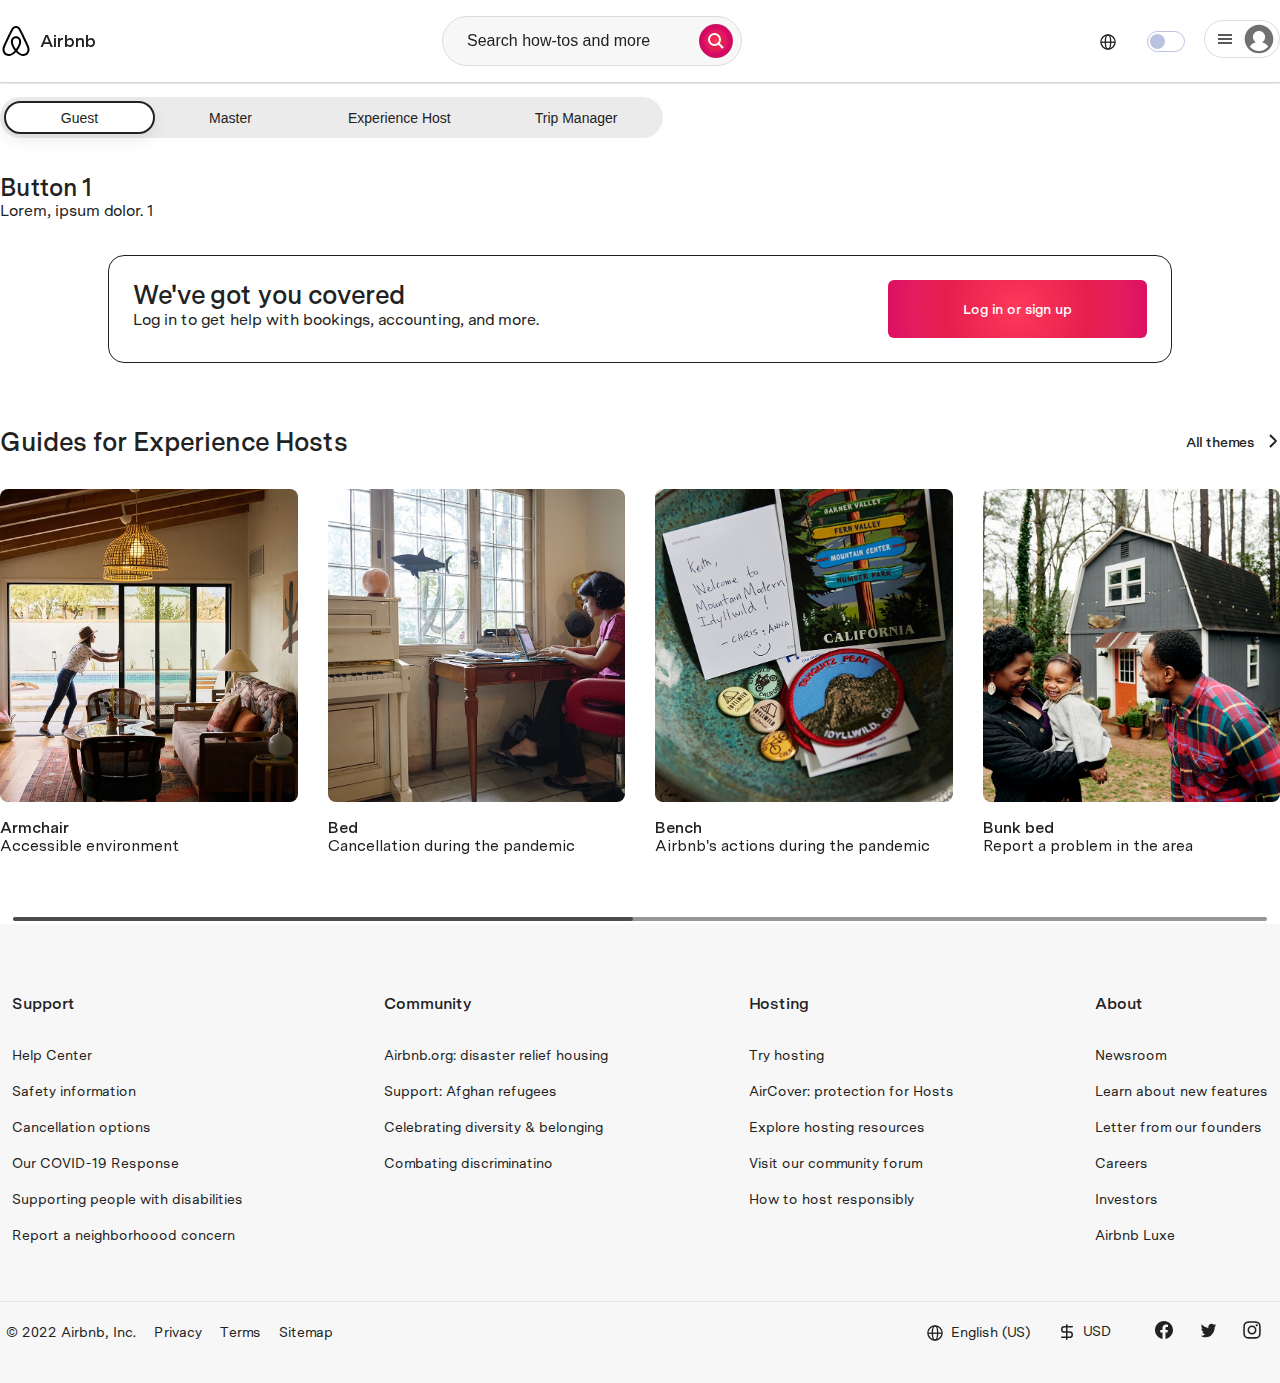
<file: help.html>
<!DOCTYPE html>
<html lang="en">

<head>
  <meta charset="UTF-8">
  <meta http-equiv="X-UA-Compatible" content="IE=edge">
  <meta name="viewport" content="width=device-width, initial-scale=1.0">
  <title>Help page</title>
  <meta name="color-scheme" content="light dark">
  <meta name="theme-color" media="(prefers-color-scheme: light)">
  <meta name="theme-color" media="(prefers-color-scheme: dark)">

  <script type="module">
    // https://doka.guide/js/match-media/
    if (matchMedia('(prefers-color-scheme: dark)').media === 'not all') {
      document.documentElement.style.display = 'none';
      document.head.insertAdjacentHTML(
        'beforeend',
        '<link rel="stylesheet" href="styles/light.css" onload="document.documentElement.style.display=\'\'">'
      );
    }
  </script>

  <link rel="stylesheet" href="css/light.css" media="(prefers-color-scheme: light)">
  <link rel="stylesheet" href="css/dark.css" media="(prefers-color-scheme: dark)">
  <link rel="stylesheet" href="css/style.css">
</head>

<body>
  <header class="header">
    <div class="container">
      <div class="flex">
        <a href="index.html" class="header-logo">
          <svg viewBox="0 0 32 32" xmlns="http://www.w3.org/2000/svg"
            style="display:inline-block;vertical-align:middle;height:32px;width:32px;fill:var(--logo-fill)"
            aria-hidden="true" role="presentation" focusable="false">
            <path
              d="M16 1c2.008 0 3.463.963 4.751 3.269l.533 1.025c1.954 3.83 6.114 12.54 7.1 14.836l.145.353c.667 1.591.91 2.472.96 3.396l.01.415.001.228c0 4.062-2.877 6.478-6.357 6.478-2.224 0-4.556-1.258-6.709-3.386l-.257-.26-.172-.179h-.011l-.176.185c-2.044 2.1-4.267 3.42-6.414 3.615l-.28.019-.267.006C5.377 31 2.5 28.584 2.5 24.522l.005-.469c.026-.928.23-1.768.83-3.244l.216-.524c.966-2.298 6.083-12.989 7.707-16.034C12.537 1.963 13.992 1 16 1zm0 2c-1.239 0-2.053.539-2.987 2.21l-.523 1.008c-1.926 3.776-6.06 12.43-7.031 14.692l-.345.836c-.427 1.071-.573 1.655-.605 2.24l-.009.33v.206C4.5 27.395 6.411 29 8.857 29c1.773 0 3.87-1.236 5.831-3.354-2.295-2.938-3.855-6.45-3.855-8.91 0-2.913 1.933-5.386 5.178-5.42 3.223.034 5.156 2.507 5.156 5.42 0 2.456-1.555 5.96-3.855 8.907C19.277 27.766 21.37 29 23.142 29c2.447 0 4.358-1.605 4.358-4.478l-.004-.411c-.019-.672-.17-1.296-.714-2.62l-.248-.6c-1.065-2.478-5.993-12.768-7.538-15.664C18.053 3.539 17.24 3 16 3zm.01 10.316c-2.01.021-3.177 1.514-3.177 3.42 0 1.797 1.18 4.58 2.955 7.044l.21.287.174-.234c1.73-2.385 2.898-5.066 2.989-6.875l.006-.221c0-1.906-1.167-3.4-3.156-3.421h-.001z">
            </path>
          </svg>
          <span>Airbnb</span>
        </a>

        <div class="help-search__wrapper">
          <form class="help-search" action="#" role="search">
            <input class="input-search" type="search" placeholder="Search how-tos and more">

            <button class="btn btn-search">
              <svg xmlns="http://www.w3.org/2000/svg" viewBox="0 0 32 32" aria-hidden="true" role="presentation"
                focusable="false"
                style="display: block; fill: none; height: 16px; width: 16px; stroke: #fff; stroke-width: 4; overflow: visible;">
                <path fill="none" d="M13 24a11 11 0 1 0 0-22 11 11 0 0 0 0 22zm8-3 9 9"></path>
              </svg>
            </button>

            <div class="search-menu">
              <div class="search-menu__article">
                <h3>Top articles</h3>
              </div>

              <div class="search-menu__article search-menu__items">
                <div class="block-image">
                  <svg xmlns="http://www.w3.org/2000/svg" viewBox="0 0 32 32" aria-hidden="true" role="presentation"
                    focusable="false" style="display: block; height: 24px; width: 24px; fill: currentcolor;">
                    <path
                      d="M25 3a2 2 0 0 1 2 1.85V7h2a2 2 0 0 1 2 1.85V26a3 3 0 0 1-3 3H4a3 3 0 0 1-3-2.82V5a2 2 0 0 1 1.85-2H3zm4 6h-2v17a1 1 0 0 0 2 .12V26zm-4-4H3v21a1 1 0 0 0 .88 1H25zM13 21v2H7v-2zm8 0v2h-6v-2zm-8-4v2H7v-2zm8 0v2h-6v-2zm0-8v6H7V9zm-2 2H9v2h10z">
                    </path>
                  </svg>
                </div>
                <div class="block-description">
                  <p>Canceling your reservation for a stay</p>
                </div>
              </div>

              <div class="search-menu__article search-menu__items">
                <div class="block-image">
                  <svg xmlns="http://www.w3.org/2000/svg" viewBox="0 0 32 32" aria-hidden="true" role="presentation"
                    focusable="false" style="display: block; height: 24px; width: 24px; fill: currentcolor;">
                    <path
                      d="M25 3a2 2 0 0 1 2 1.85V7h2a2 2 0 0 1 2 1.85V26a3 3 0 0 1-3 3H4a3 3 0 0 1-3-2.82V5a2 2 0 0 1 1.85-2H3zm4 6h-2v17a1 1 0 0 0 2 .12V26zm-4-4H3v21a1 1 0 0 0 .88 1H25zM13 21v2H7v-2zm8 0v2h-6v-2zm-8-4v2H7v-2zm8 0v2h-6v-2zm0-8v6H7V9zm-2 2H9v2h10z">
                    </path>
                  </svg>
                </div>
                <div class="block-description">
                  <p>Change the date or time of your Experience reservation</p>
                </div>
              </div>

              <div class="search-menu__article search-menu__items">
                <div class="block-image">
                  <svg xmlns="http://www.w3.org/2000/svg" viewBox="0 0 32 32" aria-hidden="true" role="presentation"
                    focusable="false" style="display: block; height: 24px; width: 24px; fill: currentcolor;">
                    <path
                      d="M25 3a2 2 0 0 1 2 1.85V7h2a2 2 0 0 1 2 1.85V26a3 3 0 0 1-3 3H4a3 3 0 0 1-3-2.82V5a2 2 0 0 1 1.85-2H3zm4 6h-2v17a1 1 0 0 0 2 .12V26zm-4-4H3v21a1 1 0 0 0 .88 1H25zM13 21v2H7v-2zm8 0v2h-6v-2zm-8-4v2H7v-2zm8 0v2h-6v-2zm0-8v6H7V9zm-2 2H9v2h10z">
                    </path>
                  </svg>
                </div>
                <div class="block-description">
                  <p>If your Host cancels your reservation</p>
                </div>
              </div>
            </div>
          </form>
        </div>

        <div class="header-buttons">
          <button class="btn btn-icon">
            <svg viewBox="0 0 18 18" fill="none" xmlns="http://www.w3.org/2000/svg">
              <circle cx="9" cy="9" r="8" stroke="#222" stroke-width="1.5" />
              <ellipse cx="9" cy="9" rx="3" ry="8" stroke="#222" stroke-width="1.5" />
              <line x1="1" y1="9.25" x2="17" y2="9.25" stroke="#222" stroke-width="1.5" />
            </svg>
          </button>

          <fieldset class="switcher">
            <input type="checkbox" class="switch">
            <label for="switch"></label>
          </fieldset>

          <button class="dropdown-button">
            <div class="icon">
              <svg viewBox="0 0 32 32" xmlns="http://www.w3.org/2000/svg" aria-hidden="true" role="presentation"
                focusable="false"
                style="display: block; fill: none; height: 16px; width: 16px; stroke: currentcolor; stroke-width: 3; overflow: visible;">
                <g fill="none" fill-rule="nonzero">
                  <path d="m2 16h28"></path>
                  <path d="m2 24h28"></path>
                  <path d="m2 8h28"></path>
                </g>
              </svg>
            </div>

            <div class="avatar">
              <svg viewBox="0 0 32 32" xmlns="http://www.w3.org/2000/svg" aria-hidden="true" role="presentation"
                focusable="false" style="display: block; height: 100%; width: 100%; fill: currentcolor;">
                <path
                  d="m16 .7c-8.437 0-15.3 6.863-15.3 15.3s6.863 15.3 15.3 15.3 15.3-6.863 15.3-15.3-6.863-15.3-15.3-15.3zm0 28c-4.021 0-7.605-1.884-9.933-4.81a12.425 12.425 0 0 1 6.451-4.4 6.507 6.507 0 0 1 -3.018-5.49c0-3.584 2.916-6.5 6.5-6.5s6.5 2.916 6.5 6.5a6.513 6.513 0 0 1 -3.019 5.491 12.42 12.42 0 0 1 6.452 4.4c-2.328 2.925-5.912 4.809-9.933 4.809z">
                </path>
              </svg>
              <!-- <img src="images/header/avatar.jpg" alt="avatar"> -->
            </div>

            <div class="dropdown-menu">
              <a href="#">
                <b>Log in</b>
              </a>
              <a href="#">Sign up</a>
              <a href="#">Airbnb your home</a>
              <a href="help.html">Help</a>
            </div>
          </button>
        </div>
      </div>
  </header>

  <main>
    <section class="help">
      <div class="container">

        <div class="tabs">
          <div class="tabs-list">
            <button class="tabs-btn tabs-btn__active" data-tabs-path="Guest">Guest</button>
            <button class="tabs-btn" data-tabs-path="Master">Master</button>
            <button class="tabs-btn" data-tabs-path="Host">Experience Host</button>
            <button class="tabs-btn" data-tabs-path="Manager">Trip Manager</button>
          </div>

          <div class="tabs-content tabs-content__active" data-tabs-target="Guest">
            <div class="content">
              <h2>Button 1</h2>
              <p>Lorem, ipsum dolor. 1</p>
            </div>
          </div>

          <div class="tabs-content" data-tabs-target="Master">
            <div class="content">
              <h2>Button 2</h2>
              <p>Lorem, ipsum dolor. 2</p>
            </div>
          </div>

          <div class="tabs-content" data-tabs-target="Host">
            <div class="content">
              <h2>Button 3</h2>
              <p>Lorem, ipsum dolor. 3</p>
            </div>
          </div>

          <div class="tabs-content" data-tabs-target="Manager">
            <div class="content">
              <h2>Button 4</h2>
              <p>Lorem, ipsum dolor. 3</p>
            </div>
          </div>
        </div>

        <div class="help-content">
          <div class="content">
            <h2>We've got you covered</h2>
            <h3>Log in to get help with bookings, accounting, and more.</h3>
          </div>
          <button class="btn btn-airbnb">Log in or sign up</button>
        </div>

        <div class="head-card">
          <h2>Guides for Experience Hosts</h2>
          <a class="head-card-link" href="#">All themes
            <svg xmlns="http://www.w3.org/2000/svg" viewBox="0 0 32 32" aria-hidden="true" role="presentation"
              focusable="false"
              style="display: block; fill: none; height: 16px; width: 16px; stroke: currentcolor; stroke-width: 4; overflow: visible;">
              <path fill="none" d="m12 4 11.3 11.3a1 1 0 0 1 0 1.4L12 28"></path>
            </svg>
          </a>
        </div>
  
        <div class="slider-wrapper">
          <div class="swiper">
            <div class="swiper-wrapper">
              <!-- вставка данных по карточкам через JS  -->
            </div>
          </div>
          <div class="swiper-scrollbar"></div>
        </div>

      </div>
    </div>

    </section>
  </main>

  </div>
  </section>
  </main>

  <footer class="footer">
    <div class="container">
      <div class="footer-top">
        <nav class="footer-top__nav">
          <h3 class="footer-title">Support</h3>
          <a class="footer-subtitle" href="#">Help Center</a>
          <a class="footer-subtitle" href="#">Safety information</a>
          <a class="footer-subtitle" href="#">Cancellation options</a>
          <a class="footer-subtitle" href="#">Our COVID-19 Response</a>
          <a class="footer-subtitle" href="#">Supporting people with disabilities</a>
          <a class="footer-subtitle" href="#">Report a neighborhoood concern</a>
        </nav>

        <nav class="footer-top__nav">
          <h3 class="footer-title">Community</h3>
          <a class="footer-subtitle" href="#">Airbnb.org: disaster relief housing</a>
          <a class="footer-subtitle" href="#">Support: Afghan refugees</a>
          <a class="footer-subtitle" href="#">Celebrating diversity & belonging</a>
          <a class="footer-subtitle" href="#">Combating discriminatino</a>
        </nav>

        <nav class="footer-top__nav">
          <h3 class="footer-title">Hosting</h3>
          <a class="footer-subtitle" href="#">Try hosting</a>
          <a class="footer-subtitle" href="#">AirCover: protection for Hosts</a>
          <a class="footer-subtitle" href="#">Explore hosting resources</a>
          <a class="footer-subtitle" href="#">Visit our community forum</a>
          <a class="footer-subtitle" href="#">How to host responsibly</a>
        </nav>

        <nav class="footer-top__nav">
          <h3 class="footer-title">About</h3>
          <a class="footer-subtitle" href="#">Newsroom</a>
          <a class="footer-subtitle" href="#">Learn about new features</a>
          <a class="footer-subtitle" href="#">Letter from our founders</a>
          <a class="footer-subtitle" href="#">Careers</a>
          <a class="footer-subtitle" href="#">Investors</a>
          <a class="footer-subtitle" href="#">Airbnb Luxe</a>
        </nav>
      </div>

      <div class="footer-bottom">
        <nav class="footer-bottom__row">
          <a class="footer-nav__link" href="#">© 2022 Airbnb, Inc.</a>
          <a class="footer-nav__link ml-8" href="#">Privacy</a>
          <a class="footer-nav__link ml-8" href="#">Terms</a>
          <a class="footer-nav__link ml-8" href="#">Sitemap</a>
        </nav>

        <div class="footer-buttons">

          <button class="btn btn-icon btn-language">
              <svg width="18" height="18" viewBox="0 0 18 18" fill="none" xmlns="http://www.w3.org/2000/svg">
                <circle cx="9" cy="9" r="8" stroke="#222222" stroke-width="1.5" />
                <ellipse cx="9" cy="9" rx="3" ry="8" stroke="#222222" stroke-width="1.5" />
                <line x1="1" y1="9.25" x2="17" y2="9.25" stroke="#222222" stroke-width="1.5" />
              </svg>
            <span class="language">English (US)</span>
          </button>

          <button class="btn btn-icon btn-money">
              <svg width="34" height="34" viewBox="0 0 24 24" fill="none" xmlns="http://www.w3.org/2000/svg">
                <path
                  d="M17.25 6.75H9.375C7.92525 6.75 6.75 7.92525 6.75 9.375C6.75 10.8247 7.92525 12 9.375 12H14.625C16.0747 12 17.25 13.1753 17.25 14.625C17.25 16.0747 16.0747 17.25 14.625 17.25H6.75"
                  stroke="#4B5563" stroke-width="1.5" stroke-linecap="round" stroke-linejoin="round" />
                <path d="M11.75 19.25V4.75" stroke="#4B5563" stroke-width="1.5" stroke-linecap="round"
                  stroke-linejoin="round" />
              </svg>
            <span class="usd">USD</span>
          </button>

          <a class="facebook" href="#" target="_blank">
            <svg width="24" height="24" viewBox="0 0 24 24" fill="none" xmlns="http://www.w3.org/2000/svg">
              <path fill-rule="evenodd" clip-rule="evenodd"
                d="M3 12C3 16.45 6.25 20.15 10.5 20.9L10.5502 20.8599C10.5334 20.8566 10.5167 20.8533 10.5 20.85V14.5H8.25V12H10.5V10C10.5 7.75 11.95 6.5 14 6.5C14.65 6.5 15.35 6.6 16 6.7V9H14.85C13.75 9 13.5 9.55 13.5 10.25V12H15.9L15.5 14.5H13.5V20.85C13.4833 20.8533 13.4666 20.8566 13.4498 20.8599L13.5 20.9C17.75 20.15 21 16.45 21 12C21 7.05 16.95 3 12 3C7.05 3 3 7.05 3 12Z"
                fill="#4B5563" />
            </svg>
          </a>

          <a class="twitter" href="#" target="_blank">
            <svg width="24" height="24" viewBox="0 0 24 24" fill="none" xmlns="http://www.w3.org/2000/svg">
              <path fill-rule="evenodd" clip-rule="evenodd"
                d="M18.6615 9.07607C18.6673 9.22598 18.6692 9.37582 18.6692 9.52572C18.6692 14.0705 15.4722 19.3171 9.62599 19.3171C7.83014 19.3171 6.16025 18.7447 4.75328 17.7704C5.00199 17.7976 5.25457 17.8181 5.51103 17.8181C7.00004 17.8181 8.37148 17.2661 9.45933 16.3394C8.06851 16.319 6.8941 15.3174 6.48907 13.9546C6.68351 13.9955 6.88375 14.016 7.08853 14.016C7.37729 14.016 7.65765 13.9752 7.92638 13.8934C6.47096 13.58 5.37473 12.19 5.37473 10.5207C5.37473 10.5002 5.37473 10.4934 5.37473 10.4797C5.80367 10.7318 6.29461 10.8885 6.81593 10.9089C5.96193 10.2889 5.40055 9.23278 5.40055 8.04038C5.40055 7.41352 5.55688 6.8207 5.83207 6.30967C7.39925 8.39466 9.74228 9.76424 12.3837 9.90733C12.3295 9.65522 12.3017 9.38955 12.3017 9.12382C12.3017 7.22279 13.7248 5.68286 15.4806 5.68286C16.3947 5.68286 17.2203 6.09856 17.7997 6.7663C18.5252 6.6164 19.2047 6.33024 19.8197 5.93505C19.5814 6.73907 19.0781 7.41348 18.4205 7.83593C19.0639 7.75417 19.6776 7.57034 20.2467 7.29779C19.8197 7.98597 19.2823 8.5923 18.6615 9.07607Z"
                fill="#4B5563" />
            </svg>
          </a>

          <a class="instagram" href="#" target="_blank">
            <svg width="24" height="24" viewBox="0 0 24 24" fill="none" xmlns="http://www.w3.org/2000/svg">
              <path
                d="M12.0004 3.27271C9.63025 3.27271 9.33281 3.28307 8.40193 3.32543C7.47287 3.36798 6.8387 3.51507 6.28381 3.73089C5.70983 3.9538 5.22293 4.25198 4.73786 4.73725C4.25242 5.22234 3.95424 5.70925 3.73061 6.28307C3.51426 6.83816 3.36699 7.47252 3.32517 8.40125C3.28354 9.33216 3.27263 9.6298 3.27263 12C3.27263 14.3702 3.28317 14.6667 3.32535 15.5976C3.36808 16.5267 3.51517 17.1609 3.7308 17.7158C3.95388 18.2898 4.25205 18.7767 4.73731 19.2618C5.22221 19.7472 5.7091 20.0462 6.28272 20.2691C6.83798 20.4849 7.47232 20.632 8.4012 20.6745C9.33208 20.7169 9.62935 20.7272 11.9993 20.7272C14.3696 20.7272 14.6661 20.7169 15.597 20.6745C16.526 20.632 17.1609 20.4849 17.7162 20.2691C18.29 20.0462 18.7762 19.7472 19.2611 19.2618C19.7465 18.7767 20.0447 18.2898 20.2683 17.716C20.4828 17.1609 20.6301 16.5265 20.6737 15.5978C20.7156 14.6669 20.7265 14.3702 20.7265 12C20.7265 9.6298 20.7156 9.33234 20.6737 8.40143C20.6301 7.47234 20.4828 6.83816 20.2683 6.28325C20.0447 5.70925 19.7465 5.22234 19.2611 4.73725C18.7756 4.2518 18.2902 3.95361 17.7156 3.73089C17.1593 3.51507 16.5248 3.36798 15.5957 3.32543C14.6648 3.28307 14.3685 3.27271 11.9976 3.27271H12.0004ZM11.2175 4.84543C11.4498 4.84507 11.7091 4.84543 12.0004 4.84543C14.3305 4.84543 14.6066 4.8538 15.5268 4.89561C16.3777 4.93452 16.8395 5.07671 17.1471 5.19616C17.5544 5.35434 17.8447 5.54343 18.15 5.84889C18.4554 6.15434 18.6445 6.44525 18.8031 6.85252C18.9225 7.1598 19.0649 7.62161 19.1036 8.47252C19.1454 9.39252 19.1545 9.66889 19.1545 11.998C19.1545 14.3271 19.1454 14.6034 19.1036 15.5234C19.0647 16.3743 18.9225 16.8362 18.8031 17.1434C18.6449 17.5507 18.4554 17.8407 18.15 18.146C17.8446 18.4514 17.5546 18.6405 17.1471 18.7987C16.8399 18.9187 16.3777 19.0605 15.5268 19.0994C14.6068 19.1412 14.3305 19.1503 12.0004 19.1503C9.67007 19.1503 9.3939 19.1412 8.47393 19.0994C7.62304 19.0602 7.16124 18.918 6.85343 18.7985C6.44617 18.6403 6.15527 18.4513 5.84982 18.1458C5.54438 17.8403 5.35529 17.5502 5.19675 17.1427C5.0773 16.8354 4.93494 16.3736 4.89622 15.5227C4.8544 14.6027 4.84604 14.3263 4.84604 11.9958C4.84604 9.66525 4.8544 9.39034 4.89622 8.47034C4.93512 7.61943 5.0773 7.15761 5.19675 6.84998C5.35493 6.4427 5.54438 6.1518 5.84982 5.84634C6.15527 5.54089 6.44617 5.3518 6.85343 5.19325C7.16106 5.07325 7.62304 4.93143 8.47393 4.89234C9.27899 4.85598 9.59098 4.84507 11.2175 4.84325V4.84543ZM16.6588 6.29452C16.0806 6.29452 15.6115 6.76307 15.6115 7.34143C15.6115 7.91961 16.0806 8.3887 16.6588 8.3887C17.2369 8.3887 17.706 7.91961 17.706 7.34143C17.706 6.76325 17.2369 6.29416 16.6588 6.29416V6.29452ZM12.0004 7.51816C9.52535 7.51816 7.51868 9.52489 7.51868 12C7.51868 14.4751 9.52535 16.4809 12.0004 16.4809C14.4754 16.4809 16.4813 14.4751 16.4813 12C16.4813 9.52489 14.4752 7.51816 12.0002 7.51816H12.0004ZM12.0004 9.09089C13.6069 9.09089 14.9094 10.3932 14.9094 12C14.9094 13.6065 13.6069 14.9091 12.0004 14.9091C10.3937 14.9091 9.09136 13.6065 9.09136 12C9.09136 10.3932 10.3937 9.09089 12.0004 9.09089Z"
                fill="#4B5563" />
            </svg>
          </a>

          </button>
        </div>
      </div>

    </div>
  </footer>

  <script src="lib/swiper.js"></script>
  <script src="js/theme-switcher.js"></script>
  <script type="module" src="js/help.js"></script>
</body>

</html>
</file>
<file: css/light.css>
:root {
  --body-color: #ffffff;
  /* общий фон */


  --title-color: #222222;
  /* цвет заголовков */
  --subtitle-color: #42526B;
  /* цвет подзаголовков */

  --nav-link-color: #222222;
  /* цвет ссылок в навигации */

  --accent-color: #FF385C;
  /* основной цвет тем */

  --bg-hover: #F7F7F7;

  --label-color: #717171;
  /* цвет текста label, placeholder */

  --avatar-bg: #717171;
  /* цвет аватар */

  /* dropdown */
  --dropdown-button-bg: #ffffff;
  --dropdown-border-color: #ddd;
  --dropdown-box-shadow: 0 2px 4px rgba(0, 0, 0, 0.18);

  /* footer */
  --footer-bg: #f7f7f7;
  --footer-link-color: #222222;
  --footer-bg-hover: #ddd;

}

/* logo */
.header-logo svg {
  --logo-fill: #22222;
}


/* btn-primary */
.btn-primary {
  --button-bg-color: #FF385C;
  --button-text-color: #ffffff;
}

/* modal-header */
.modal-header {
  --header-color: #ebebeb;
}


/* forms */
input[type='text'],
input[type='email'],
input[type='password'],
input[type='tel'],
textarea {
  --input-bg-color: #ffffff;
  --input-border-color: #717171;
  --input-border-color-hover: #222222;
}



/* tabs */
.tabs-list {
  --tabs-color: #ebebeb;
  --tabs-btn-text-color: #222222;
  --tabs-bg-color: #0000;
  --tabs-btn-active: #fff;
  --tabs-border-color: #222;
  --tabs-box-shadow: #00000014;
}

/* help-search */
.help-search {
  --help-search-bg-color: #f7f7f7;
  --help-search-border-color: #dddddd;
  --help-search-bg-hover: #ebebeb;
}

/* search menu */
.search-menu {
  --search-menu-bg-color: #fff;
  --search-menu-description-color: #222222;
}

/* help-content */
.help-content {
  --help-content-color: #222222;
  --help-content-border-color: #rgb(221, 221, 221);
}

/* head-card */
.head-card {
  --head-card-color: #222222;
}

/* swiper-scrollbar */
.swiper-scrollbar {
  --swiper-scrollbar: #979797;
}
</file>
<file: css/dark.css>
:root {
  --body-color: #292929;
  /* общий фон */

  --title-color: #ffffff;
  /* цвет заголовков */
  --subtitle-color: #B4BBC5;
  /* цвет подзаголовков */

  --nav-link-color: #ffffff;
  /* цвет ссылок в навигации */

  --accent-color: #BB86FC;
  /* основной цвет тем */

  --bg-hover: rgba(255, 255, 255, 0.12);

  --label-color: rgba(255, 255, 255, 0.38);
  /* цвет текста label, placeholder */

  --avatar-bg: #979797;
  /* цвет аватар */

  /* dropdown */
  --dropdown-button-bg: #292929;
  --dropdown-border-color: rgba(255, 255, 255, 0.3);
  --dropdown-box-shadow: 0px 8px 10px rgba(0, 0, 0, 0.14), 0px 3px 14px rgba(0, 0, 0, 0.12), 0px 5px 5px rgba(0, 0, 0, 0.2);

  /* footer */
  --footer-bg: #292929;
  --footer-link-color: #ffffff;
  --footer-bg-hover: rgba(255, 255, 255, 0.12);

}

/* logo */
.header-logo svg {
  --logo-fill: #ffffff;
}


/* btn-primary */
.btn-primary {
  --button-bg-color: #BB86FC;
  --button-text-color: #000000;
}

/* modal-header */
.modal-header {
  --header-color: #B4BBC5;
}


/* forms */
input[type='text'],
input[type='email'],
input[type='password'],
input[type='tel'],
textarea {
  --input-bg-color: #292929;
  --input-border-color: #D2D2D2;
  --input-border-color-hover: #ffffff;
}

/* чекбокс в модалке */
.modal-checkbox {
  --checkbox-bg-color-default: transparent;
  --checkbox-bg-color-checked: #BB86FC;
  --checkbox-mark-color: #222222;
  --checkbox-border-color: rgba(255, 255, 255, 0.6);
}

/* tabs */
.tabs-list {
  --tabs-color: #717171;
  --tabs-btn-text-color: #222;
  --tabs-bg-color: #0000;
  --tabs-btn-active: #979797;
  --tabs-border-color: #BB86FC;
  --tabs-box-shadow: #717171;
}

/* help-search */
.help-search {
  --help-search-bg-color: #717171;
  --help-search-border-color: #979797;
  --help-search-bg-hover: #979797;
 }

 /* search menu */
 .search-menu {
  --search-menu-bg-color:  #292929;
  --search-menu-description-color: #ffffff;
 }

 /* help-content */
 .help-content {
  --help-content-color: #979797;
  --help-content-border-color: #979797;
 }

 
 /* head-card */
 .head-card {
  --head-card-color: #ffffff;
 }

 /* swiper-scrollbar */
 .swiper-scrollbar {
  --swiper-scrollbar: #D2D2D2;
 }
</file>
<file: css/style.css>
@import "../css/fonts.css";
@import "../css/normalize.css";
@import "../css/forms.css";
@import "../lib/swiper.css";
@import "../css/modal.css";
@import "../css/help.css";
@import "../css/tabs.css";



body {
  font-family: 'Messina Sans', sans-serif;
  margin: 0;
  color: #222222;
  background-color: #ffffff;
  position: relative;
  min-height: 100vh;
}

* {
  box-sizing: border-box;
}

h1,
h2,
h3,
p {
  margin: 0;
}

a {
  text-decoration: none;
  color: var(--nav-link-color);
}

img {
  vertical-align: middle;
  max-width: 100%;
}

.container {
  width: 100%;
  max-width: 1312px;
  margin: 0 auto;
}


/* header */
.header {
  background-color: var(--body-color);
  min-height: 68px;
  box-sizing: border-box;
  width: 100%;
  z-index: 2;
  padding: 16px 0;
  position: fixed;
  top: 0;
  left: 0;
  right: 0;
  box-shadow: 0 1px 2px #00000040;
}

.header-logo span {
  display: inline-block;
  vertical-align: middle;
  margin-left: 4px;
  font-size: 18px;
  font-weight: 700;
}

.header-nav {
  display: inline-flex;
  width: 66%;
  flex-direction: row;
  justify-content: center;
}

.header-nav__link {
  font-family: 'Messina Sans', sans-serif;
  font-weight: 400;
  padding: 10px 0;
  border: 0;
  margin: 0 8px;
  background-color: transparent;
  position: relative;
  text-transform: capitalize;
}

.header-nav__link::after,
.link-active::after {
  content: '';
  height: 1.5px;
  position: absolute;
  bottom: 0;
  width: 100%;
  background-color: var(--nav-link-color);
  inset-inline: 0;
  transform: scaleX(0);
  transition: transform 0.2s ease;
}

.header-nav__link:hover {
  opacity: 0.65;
}

/* анимация линии при наведении на неактивную ссылку */
.header-nav__link:hover::after {
  transform: scaleX(1);
  opacity: 0.65;
}

.link-active {
  color: var(--accent-color);
}

/* активная ссылка должна быть непрозрачной */
.link-active:hover {
  opacity: 1;
}

/* активная ссылка должна быть непрозрачной */
.link-active:hover::after {
  opacity: 1;
}

/* анимация линии при наведении на активную ссылку */
.link-active::after {
  background-color: var(--accent-color);
  transform: scaleX(1);
}

.header-buttons {
  display: inline-flex;
  width: 15%;
  justify-content: space-between;
}



/* banner */
.banner {
  background-image: url(../images/banner/banner.jpg);
  min-height: 100vh;
  background-position: top center;
  background-repeat: no-repeat;
  background-size: cover;
  padding: 48px 0;
}


.banner-description {
  display: inline-flex;
  flex-direction: column;
  align-items: flex-start;
  padding-top: 200px;
}

.banner-title {
  font-size: 60px;
  line-height: 52px;
  margin-bottom: 24px;
}

.banner-title span {
  font-size: 48px;
  line-height: 52px;
  color: #ffffff;
}

.banner-subtitle {
  font-size: 16px;
  line-height: 20px;
  margin-bottom: 32px;
  color: #ffffff;
}

/* swiper-slider   */
.swiper-button-prev,
.swiper-button-next {
  --swiper-navigation-size: 14px;
  top: 2%;
  color: #ffffff;
  background-color: transparent;
  border: 1px solid #fff;
  border-radius: 6px;
  width: 32px;
  height: 32px;
}

.swiper-button-prev {
  left: 94.5%;
}

.swiper-button-next {
  right: 0;
}

.swiper-button-next::after,
.swiper-button-prev::after {
  font-size: 12px;
}

main {
  padding: 73.4px 0 457.8px;
}







/* cards */
.cards {
  padding: 100px 0;
}

.card-wrapper {
  position: relative;
  width: 313px;
  display: inline-flex;
}

.card {
  margin-bottom: 70px;
}

.card img {
  max-width: 100%;
  height: 313px;
  vertical-align: middle;
  /* убираем зазор снизу */
  object-fit: cover;
  border-radius: 8px;
}

.card-image {
  min-height: 313px;
  border-radius: 8px;
  position: relative;
  margin-bottom: 16px;
}

.card-link {
  display: block;
  height: 100%;
  width: 100%;
  outline: none;
  position: absolute;
  top: 0;
  left: 0;
  right: 0;
  bottom: 0;
  background: transparent;
  z-index: 1;
  /* пользователь может перейти по ссылке на новой вкладке */
}

.card-heart {
  display: inline-block;
  fill: rgba(0, 0, 0, 0.5);
  height: 24px;
  width: 24px;
  stroke: #FFFFFF;
  stroke-width: 2;
  vertical-align: middle;
  position: absolute;
  z-index: 1;
  /* перекрытие кликабельной ссылки на карточке */
  top: 18px;
  right: 18px;
}

.heart-active {
  fill: #FF385C;
}

.card-host {
  padding: 4px 8px;
  border-radius: 6px;
  background-color: #fff;
  position: absolute;
  top: 18px;
  left: 18px;
  font-size: 14px;
  font-weight: 600;
  color: #222;
}

.card-text__title {
  white-space: nowrap;
  overflow-x: hidden;
  text-overflow: ellipsis;
  max-width: 230px;
}

.card-text__title,
.card-text__rating {
  font-size: 14px;
  margin-bottom: 8px;
  font-weight: 600;
}

.text-secondary {
  font-size: 14px;
  font-weight: normal;
  margin-bottom: 8px;
  color: #5E5E5E;
}

.card-text__descr {
  display: -webkit-box;
  -webkit-line-clamp: 2;
  -webkit-box-orient: vertical;
  overflow: hidden;
  text-overflow: ellipsis;
}

.card-text__price {
  width: 48%;
}

.price-prev {
  text-decoration: line-through;
  font-weight: 600;
}

.price-current {
  font-weight: 600;
  color: #222222;
  position: relative;
}

.price-current::after {
  content: '';
  display: inline-block;
  width: 2px;
  height: 2px;
  background-color: #5E5E5E;
  border-radius: 50%;
  margin-left: 4px;
  vertical-align: middle;
  position: absolute;
  top: 50%;
  margin-top: -1px;
}

h3 {
  font-size: 16px;
  color: #222222;
  line-height: 19px;
}

.km,
.date {
  color: #717171;
  font-size: 12px;
  line-height: 14px;
}

.night {
  color: #222222;
  font-size: 14px;
  line-height: 17px;
}


/* footer */
.footer {
  padding: 22px 0;
  background-color: var(--footer-bg);
  position: absolute;
  bottom: 0;
  left: 0;
  right: 0;
  width: 100%;
}

.footer-top {
  padding: 48px 0;
  display: flex;
  justify-content: space-between;
}

.footer-top__nav {
  display: flex;
  flex-direction: column;
  padding: 0 12px;
}

.footer-title {
  color: var(--footer-link-color);
  font-size: 16px;
  font-weight: 600;
  margin-bottom: 24px;
  margin-top: 0;
}

.footer-subtitle {
  color: var(--footer-link-color);
  font-weight: 400;
  font-size: 14px;
  line-height: 36px;
}

.footer-subtitle:hover {
  text-decoration: underline;
}

.footer-bottom {
  display: inline-flex;
  justify-content: space-between;
  align-items: center;
  border-top: 1px solid #E5E7EB;
  width: 1280px;
  font-size: 14px;
  font-weight: 400;
  padding: 6px;
}

.footer-bottom__row {
  display: inline-flex;
  align-items: center;
}


.footer-nav__link::after {
  content: '';
  display: inline-block;
  width: 2px;
  height: 2px;
  color: var(--footer-link-color);
  background-color: var(--footer-bg);
  border-radius: 50%;
  margin-left: 8px;
  vertical-align: middle;
}

.footer-nav__link:hover {
  text-decoration-line: underline;
}

.facebook,
.twitter,
.instagram {
  padding: 10px;
  border-radius: 50%;
}

.facebook path,
.instagram path,
.twitter path {
  fill: var(--footer-link-color);
}

.facebook:hover,
.instagram:hover,
.twitter:hover {
  background-color: var(--footer-bg-hover);
}

/* footer-buttons */
.footer-buttons {
  display: inline-flex;
  align-items: center;
}

.btn-language,
.btn-money {
  font-weight: 500;
  font-size: 14px;
  line-height: 20px;
  color: var(--footer-link-color);
}

.btn-money:hover,
.btn-language:hover {
  background-color: var(--footer-bg-hover);
}

.btn-language {
  margin-right: 4px;
  padding: 10px;
  border-radius: 20%;
}

.btn-language svg{
  margin-right: 4px;
}

.btn-money {
  margin-right: 20px;
  padding: 10px;
  border-radius: 20%;
}

.btn-money svg path {
  stroke: var(--footer-link-color);
}

.btn-money svg {
  width: 24px;
  height: 24px;
}

.header-buttons {
  display: inline-flex;
  width: 15%;
  justify-content: space-between;
}

/* .dropdown-button */
.dropdown-button {
  display: inline-flex;
  justify-content: space-between;
  align-items: center;
  padding: 5px 5px 5px 12px;
  margin: 0;
  min-width: 76px;
  max-height: 38px;
  border-radius: 4px;
  background-color: var(--dropdown-button-bg);
  border: 1px solid var(--dropdown-border-color);
  border-radius: 21px;
  outline: none;
  cursor: pointer;
  position: relative;
}

.dropdown-button:hover,
.dropdown-button:focus {
  box-shadow: var(--dropdown-box-shadow);
}

.dropdown-button .icon svg path {
  stroke: var(--nav-link-color);
}

.avatar {
  width: 30px;
  height: 30px;
  color: var(--avatar-bg);
}

.avatar img {
  object-fit: cover;
  width: 100%;
  height: 100%;
  border-radius: 50%;
}

.dropdown-menu {
  display: none;
  background-color: var(--dropdown-button-bg);
  color: var(--nav-link-color);
  flex-direction: column;
  align-items: flex-start;
  border-radius: 12px;
  box-shadow: 0 2px 16px rgba(0, 0, 0, 0.12);
  margin-top: 34px;
  padding: 8px 0;
  position: absolute;
  right: 0;
  top: 50%;
  overflow-y: auto;
  min-width: 240px;
}

.dropdown-show {
  display: inline-flex;
}

.dropdown-menu a {
  padding: 12px 16px;
  font-size: 14px;
  font-weight: 400;
  display: inline-block;
  width: 100%;
  white-space: nowrap;
  text-overflow: ellipsis;
  max-width: 240px;
  overflow-x: hidden;
  text-align: left;
  letter-spacing: 0.5px;
}

.dropdown-menu a:hover {
  background-color: var(--bg-hover);
}



/* атомарные классы */
.ml-15 {
  margin-left: 15.5px;
}

.inline {
  display: inline-block;
  vertical-align: middle;
}

.ml-8 {
  margin-left: 8px;
}


.flex {
  display: flex;
  align-items: center;
  justify-content: space-between;
}
</file>
